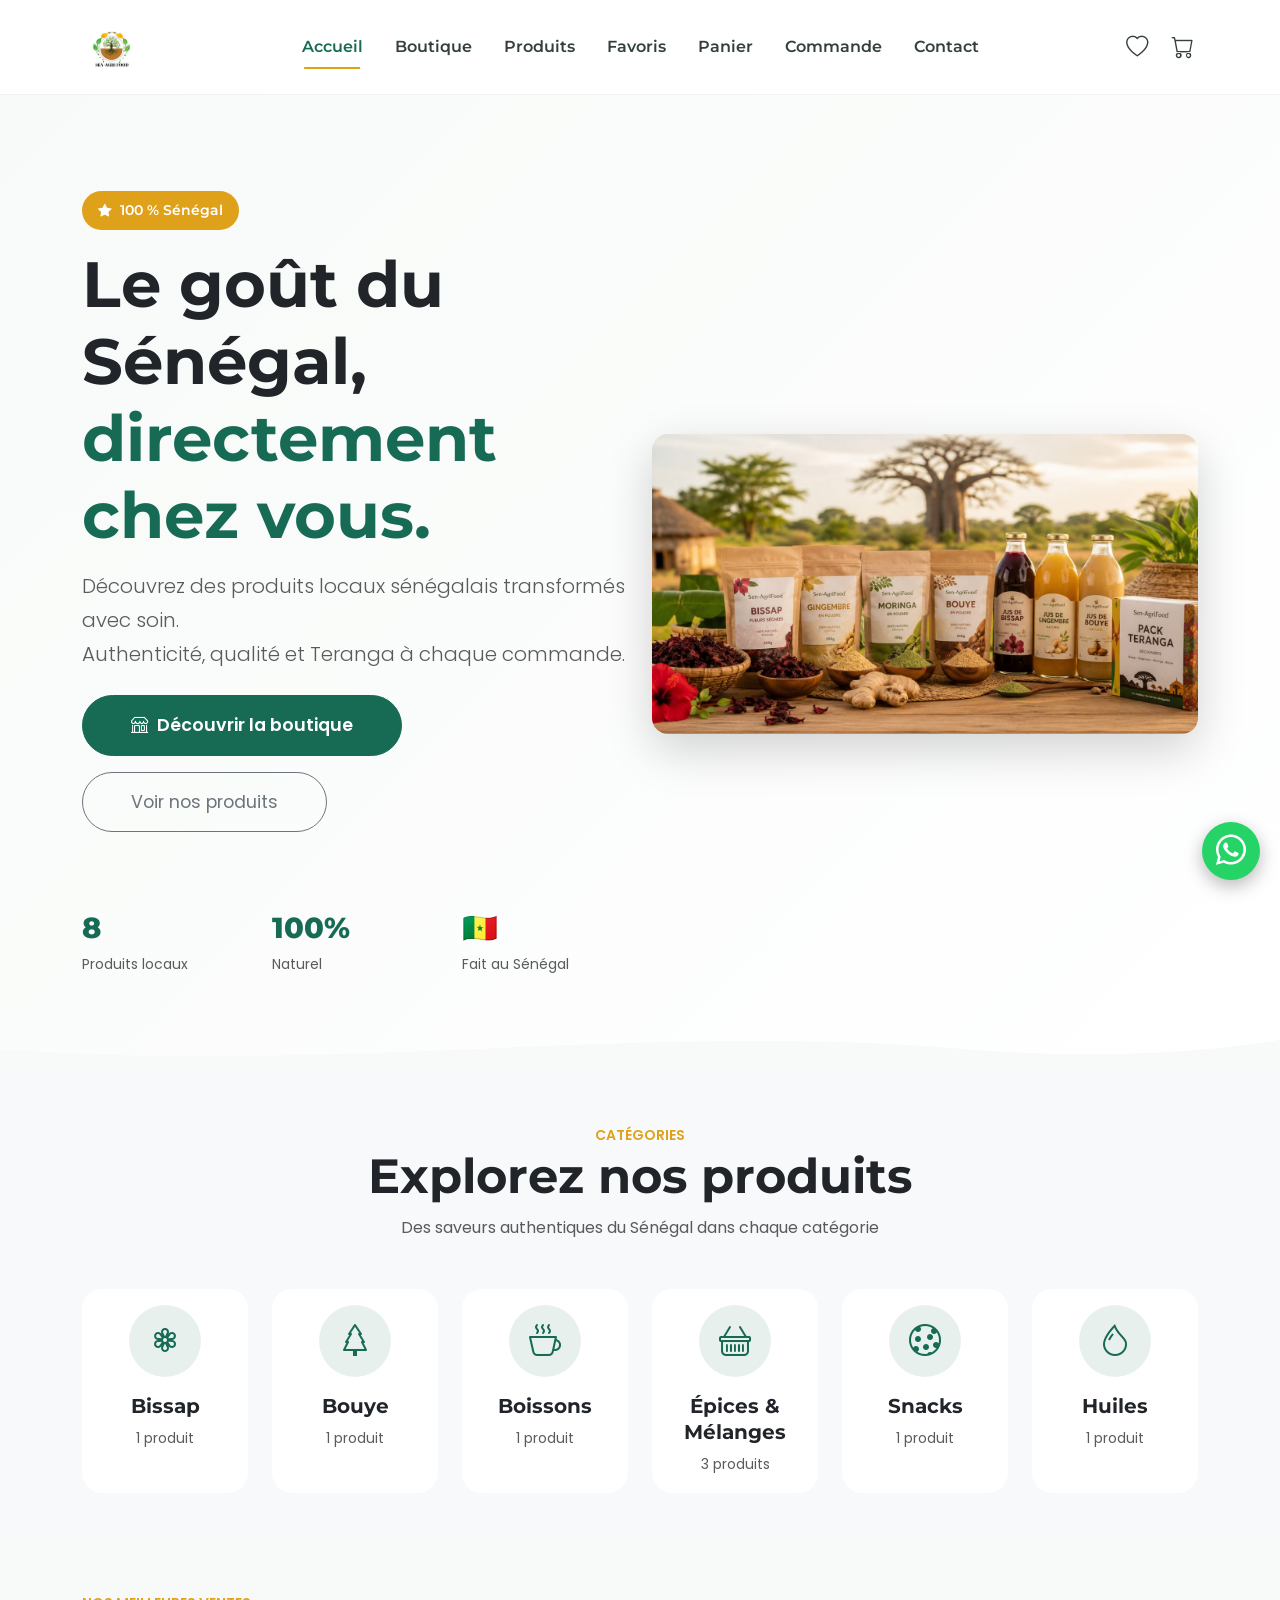
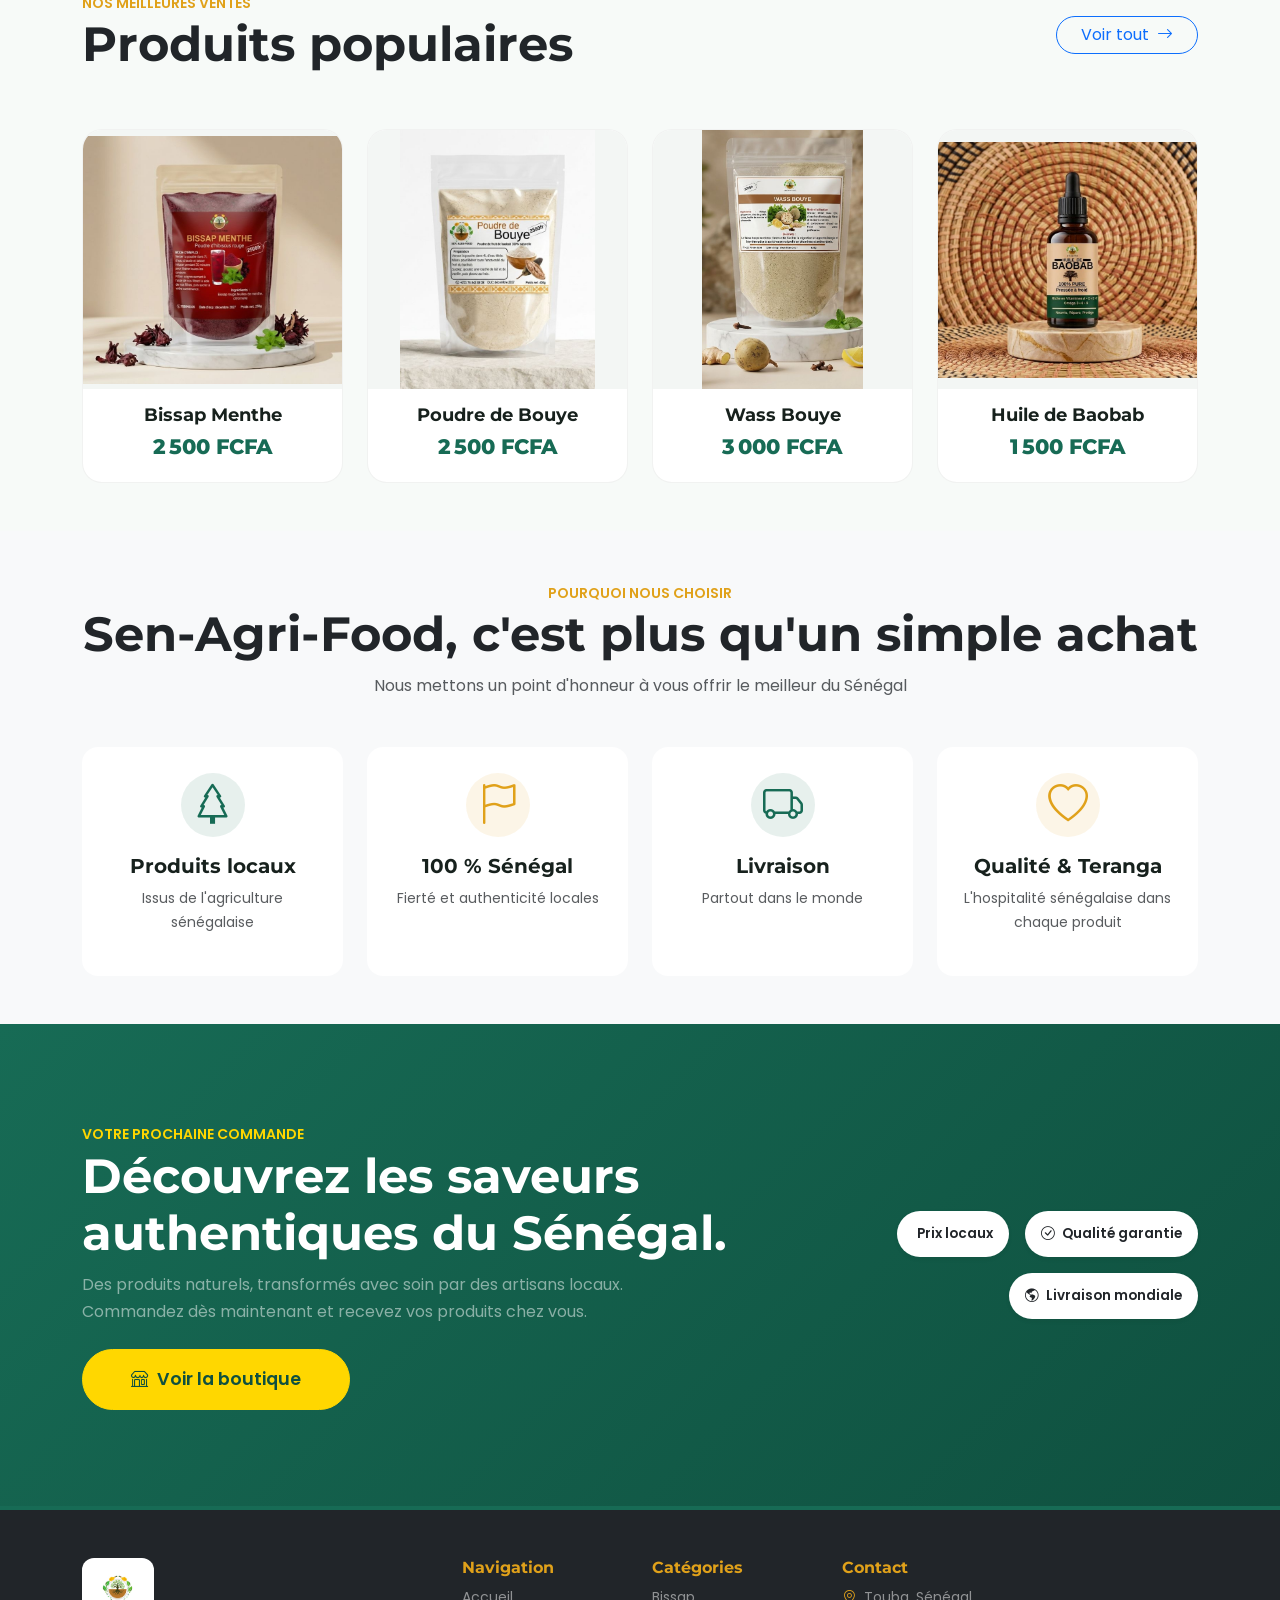
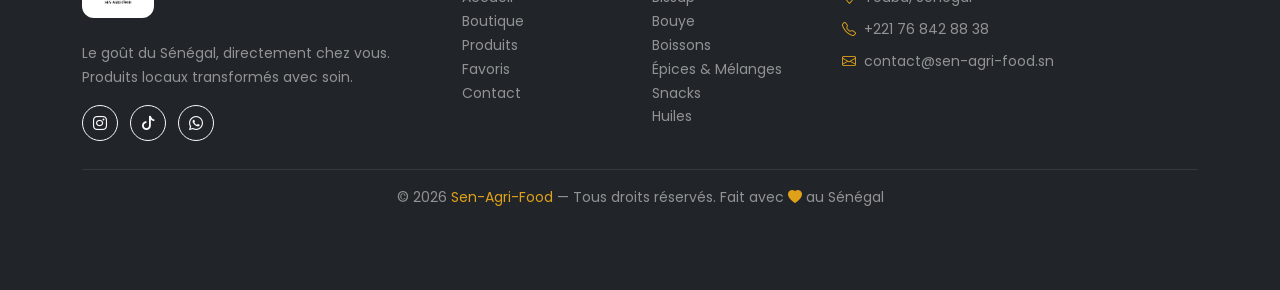
<file: index.html>
<!DOCTYPE html>
<html lang="fr">
<head>
    <meta charset="UTF-8">
    <meta name="viewport" content="width=device-width, initial-scale=1.0">
    <title>Sen-Agri-Food — Le goût du Sénégal, directement chez vous</title>
    <meta name="description" content="Sen-Agri-Food : boutique en ligne de produits locaux sénégalais transformés. Bissap, bouye, boissons, mélanges et huile de baobab. Qualité et authenticité.">
    <meta name="theme-color" content="#176B55">
    <link rel="icon" href="images/logo.jpeg">
    <link rel="preconnect" href="https://fonts.googleapis.com">
    <link rel="preconnect" href="https://fonts.gstatic.com" crossorigin>
    <link href="https://fonts.googleapis.com/css2?family=Montserrat:wght@400;500;600;700;800&family=Poppins:wght@300;400;500;600&display=swap" rel="stylesheet">
    <link href="https://cdn.jsdelivr.net/npm/bootstrap@5.3.3/dist/css/bootstrap.min.css" rel="stylesheet">
    <link rel="stylesheet" href="https://cdn.jsdelivr.net/npm/bootstrap-icons@1.11.3/font/bootstrap-icons.min.css">
    <link rel="stylesheet" href="css/style.css">
</head>
<body data-page="index">
    <!-- ===== NAVIGATION ===== -->
    <nav class="navbar navbar-expand-lg sticky-top" id="mainNav">
        <div class="container">
            <a class="navbar-brand" href="index.html" aria-label="Sen-Agri-Food — Accueil">
                <img src="images/logo.jpeg" alt="Sen-Agri-Food" class="brand-logo" width="56" height="56">
            </a>
            <button class="navbar-toggler border-0" type="button" data-bs-toggle="collapse" data-bs-target="#navbarContent" aria-controls="navbarContent" aria-expanded="false" aria-label="Ouvrir le menu">
                <span class="navbar-toggler-icon"></span>
            </button>
            <div class="collapse navbar-collapse" id="navbarContent">
                <ul class="navbar-nav mx-auto mb-2 mb-lg-0">
                    <li class="nav-item"><a class="nav-link" data-page="index" href="index.html">Accueil</a></li>
                    <li class="nav-item"><a class="nav-link" data-page="boutique" href="boutique.html">Boutique</a></li>
                    <li class="nav-item"><a class="nav-link" data-page="produits" href="produits.html">Produits</a></li>
                    <li class="nav-item"><a class="nav-link" data-page="favoris" href="favoris.html">Favoris</a></li>
                    <li class="nav-item"><a class="nav-link" data-page="panier" href="panier.html">Panier</a></li>
                    <li class="nav-item"><a class="nav-link" data-page="commande" href="commande.html">Commande</a></li>
                    <li class="nav-item"><a class="nav-link" data-page="contact" href="contact.html">Contact</a></li>
                </ul>
                <div class="d-flex align-items-center gap-3">
                    <a href="favoris.html" class="nav-icon position-relative" aria-label="Mes favoris">
                        <i class="bi bi-heart"></i>
                        <span class="badge-icon" id="favoritesCount">0</span>
                    </a>
                    <a href="panier.html" class="nav-icon position-relative" aria-label="Mon panier">
                        <i class="bi bi-cart"></i>
                        <span class="badge-icon" id="cartCount">0</span>
                    </a>
                </div>
            </div>
        </div>
    </nav>

    <!-- ===== HERO ===== -->
    <section class="hero-section py-5 position-relative overflow-hidden bg-light">
        <div class="container py-5">
            <div class="row align-items-center">
                <div class="col-lg-6">
                    <span class="badge-hero bg-accent text-white px-3 py-2 rounded-pill mb-3 d-inline-block">
                        <i class="bi bi-star-fill me-1"></i> 100 % Sénégal
                    </span>
                    <h1 class="display-3 fw-bold text-dark mb-3">
                        Le goût du Sénégal,<br>
                        <span class="text-primary">directement chez vous.</span>
                    </h1>
                    <p class="lead text-muted mb-4">
                        Découvrez des produits locaux sénégalais transformés avec soin.<br>
                        Authenticité, qualité et Teranga à chaque commande.
                    </p>
                    <div class="d-flex flex-wrap gap-3">
                        <a href="boutique.html" class="btn btn-primary btn-lg px-5 py-3 rounded-pill">
                            <i class="bi bi-shop me-2"></i>Découvrir la boutique
                        </a>
                        <a href="boutique.html#products" class="btn btn-outline-secondary btn-lg px-5 py-3 rounded-pill">
                            Voir nos produits
                        </a>
                    </div>
                    <div class="row mt-5 g-4">
                        <div class="col-4">
                            <div class="stat-item">
                                <span class="stat-number text-primary" data-product-total>8</span>
                                <span class="stat-label d-block text-muted small">Produits locaux</span>
                            </div>
                        </div>
                        <div class="col-4">
                            <div class="stat-item">
                                <span class="stat-number text-primary">100%</span>
                                <span class="stat-label d-block text-muted small">Naturel</span>
                            </div>
                        </div>
                        <div class="col-4">
                            <div class="stat-item">
                                <span class="stat-number text-primary">🇸🇳</span>
                                <span class="stat-label d-block text-muted small">Fait au Sénégal</span>
                            </div>
                        </div>
                    </div>
                </div>
                <div class="col-lg-6 text-center">
                    <div class="position-relative">
                        <img src="images/hero.jpg" alt="Produits Sen-Agri-Food devant un baobab" class="img-fluid rounded-4 shadow-lg hero-image" width="1400" height="768" fetchpriority="high">
                    </div>
                </div>
            </div>
        </div>
        <div class="hero-wave">
            <svg viewBox="0 0 1440 60" xmlns="http://www.w3.org/2000/svg">
                <path d="M0,30 C360,60 720,0 1080,30 C1260,45 1380,30 1440,20 L1440,60 L0,60Z" fill="#F7FAF8"/>
            </svg>
        </div>
    </section>

    <!-- ===== CATÉGORIES ===== -->
    <section class="categories-section py-5 bg-light" id="categories">
        <div class="container">
            <div class="text-center mb-5">
                <span class="text-accent fw-semibold small text-uppercase">Catégories</span>
                <h2 class="display-5 fw-bold text-dark">Explorez nos produits</h2>
                <p class="text-muted">Des saveurs authentiques du Sénégal dans chaque catégorie</p>
            </div>
            <div class="row g-4 justify-content-center">
                <div class="col-6 col-md-4 col-lg-2 category-card">
                    <a href="boutique.html?categorie=bissap" class="text-decoration-none">
                        <div class="card border-0 shadow-hover text-center h-100 p-3">
                            <div class="category-icon bg-primary bg-opacity-10 rounded-circle mx-auto mb-3"><i class="bi bi-flower3 text-primary"></i></div>
                            <h5 class="fw-bold text-dark">Bissap</h5>
                            <span class="small text-muted" data-category-count="bissap"></span>
                        </div>
                    </a>
                </div>
                <div class="col-6 col-md-4 col-lg-2 category-card">
                    <a href="boutique.html?categorie=bouye" class="text-decoration-none">
                        <div class="card border-0 shadow-hover text-center h-100 p-3">
                            <div class="category-icon bg-primary bg-opacity-10 rounded-circle mx-auto mb-3"><i class="bi bi-tree text-primary"></i></div>
                            <h5 class="fw-bold text-dark">Bouye</h5>
                            <span class="small text-muted" data-category-count="bouye"></span>
                        </div>
                    </a>
                </div>
                <div class="col-6 col-md-4 col-lg-2 category-card">
                    <a href="boutique.html?categorie=boissons" class="text-decoration-none">
                        <div class="card border-0 shadow-hover text-center h-100 p-3">
                            <div class="category-icon bg-primary bg-opacity-10 rounded-circle mx-auto mb-3"><i class="bi bi-cup-hot text-primary"></i></div>
                            <h5 class="fw-bold text-dark">Boissons</h5>
                            <span class="small text-muted" data-category-count="boissons"></span>
                        </div>
                    </a>
                </div>
                <div class="col-6 col-md-4 col-lg-2 category-card">
                    <a href="boutique.html?categorie=epices" class="text-decoration-none">
                        <div class="card border-0 shadow-hover text-center h-100 p-3">
                            <div class="category-icon bg-primary bg-opacity-10 rounded-circle mx-auto mb-3"><i class="bi bi-basket text-primary"></i></div>
                            <h5 class="fw-bold text-dark">Épices &amp; Mélanges</h5>
                            <span class="small text-muted" data-category-count="epices"></span>
                        </div>
                    </a>
                </div>
                <div class="col-6 col-md-4 col-lg-2 category-card">
                    <a href="boutique.html?categorie=snacks" class="text-decoration-none">
                        <div class="card border-0 shadow-hover text-center h-100 p-3">
                            <div class="category-icon bg-primary bg-opacity-10 rounded-circle mx-auto mb-3"><i class="bi bi-cookie text-primary"></i></div>
                            <h5 class="fw-bold text-dark">Snacks</h5>
                            <span class="small text-muted" data-category-count="snacks"></span>
                        </div>
                    </a>
                </div>
                <div class="col-6 col-md-4 col-lg-2 category-card">
                    <a href="boutique.html?categorie=huiles" class="text-decoration-none">
                        <div class="card border-0 shadow-hover text-center h-100 p-3">
                            <div class="category-icon bg-primary bg-opacity-10 rounded-circle mx-auto mb-3"><i class="bi bi-droplet text-primary"></i></div>
                            <h5 class="fw-bold text-dark">Huiles</h5>
                            <span class="small text-muted" data-category-count="huiles"></span>
                        </div>
                    </a>
                </div>
            </div>
        </div>
    </section>

    <!-- ===== PRODUITS POPULAIRES ===== -->
    <section class="products-section py-5" id="popular-products">
        <div class="container">
            <div class="d-flex justify-content-between align-items-center mb-5">
                <div>
                    <span class="text-accent fw-semibold small text-uppercase">Nos meilleures ventes</span>
                    <h2 class="display-5 fw-bold text-dark">Produits populaires</h2>
                </div>
                <a href="boutique.html" class="btn btn-outline-primary rounded-pill px-4">
                    Voir tout <i class="bi bi-arrow-right ms-1"></i>
                </a>
            </div>
            <div class="row g-4" id="featuredProducts">
                <div class="col-12 text-center py-5">
                    <div class="spinner-border text-primary" role="status">
                        <span class="visually-hidden">Chargement...</span>
                    </div>
                </div>
            </div>
        </div>
    </section>

    <!-- ===== AVANTAGES ===== -->
    <section class="advantages-section py-5 bg-light">
        <div class="container">
            <div class="text-center mb-5">
                <span class="text-accent fw-semibold small text-uppercase">Pourquoi nous choisir</span>
                <h2 class="display-5 fw-bold text-dark">Sen-Agri-Food, c'est plus qu'un simple achat</h2>
                <p class="text-muted">Nous mettons un point d'honneur à vous offrir le meilleur du Sénégal</p>
            </div>
            <div class="row g-4">
                <div class="col-6 col-md-3">
                    <div class="advantage-card text-center p-4 bg-white rounded-4 shadow-hover h-100">
                        <div class="advantage-icon bg-primary bg-opacity-10 rounded-circle mx-auto mb-3">
                            <i class="bi bi-tree text-primary fs-1"></i>
                        </div>
                        <h5 class="fw-bold">Produits locaux</h5>
                        <p class="small text-muted">Issus de l'agriculture sénégalaise</p>
                    </div>
                </div>
                <div class="col-6 col-md-3">
                    <div class="advantage-card text-center p-4 bg-white rounded-4 shadow-hover h-100">
                        <div class="advantage-icon bg-accent bg-opacity-10 rounded-circle mx-auto mb-3">
                            <i class="bi bi-flag text-accent fs-1"></i>
                        </div>
                        <h5 class="fw-bold">100 % Sénégal</h5>
                        <p class="small text-muted">Fierté et authenticité locales</p>
                    </div>
                </div>
                <div class="col-6 col-md-3">
                    <div class="advantage-card text-center p-4 bg-white rounded-4 shadow-hover h-100">
                        <div class="advantage-icon bg-primary bg-opacity-10 rounded-circle mx-auto mb-3">
                            <i class="bi bi-truck text-primary fs-1"></i>
                        </div>
                        <h5 class="fw-bold">Livraison</h5>
                        <p class="small text-muted">Partout dans le monde</p>
                    </div>
                </div>
                <div class="col-6 col-md-3">
                    <div class="advantage-card text-center p-4 bg-white rounded-4 shadow-hover h-100">
                        <div class="advantage-icon bg-accent bg-opacity-10 rounded-circle mx-auto mb-3">
                            <i class="bi bi-heart text-accent fs-1"></i>
                        </div>
                        <h5 class="fw-bold">Qualité & Teranga</h5>
                        <p class="small text-muted">L'hospitalité sénégalaise dans chaque produit</p>
                    </div>
                </div>
            </div>
        </div>
    </section>

    <!-- ===== CTA ===== -->
    <section class="cta-section py-5" style="background: linear-gradient(135deg, #176B55 0%, #0F503F 100%);">
        <div class="container py-5">
            <div class="row align-items-center text-center text-lg-start">
                <div class="col-lg-8">
                    <span class="text-accent fw-semibold small text-uppercase" style="color: #FFD700 !important;">Votre prochaine commande</span>
                    <h2 class="display-5 fw-bold text-white">
                        Découvrez les saveurs <br>authentiques du Sénégal.
                    </h2>
                    <p class="text-white-50 mb-4">
                        Des produits naturels, transformés avec soin par des artisans locaux.<br>
                        Commandez dès maintenant et recevez vos produits chez vous.
                    </p>
                    <a href="boutique.html" class="btn btn-accent btn-lg px-5 py-3 rounded-pill" style="background: #FFD700; border-color: #FFD700; color: #0F503F;">
                        <i class="bi bi-shop me-2"></i>Voir la boutique
                    </a>
                </div>
                <div class="col-lg-4 text-center text-lg-end">
                    <div class="cta-badges d-flex flex-wrap justify-content-center justify-content-lg-end gap-3">
                        <span class="badge bg-white text-dark p-3 rounded-pill">
                            <i class="bi bi-currency-franc me-1"></i> Prix locaux
                        </span>
                        <span class="badge bg-white text-dark p-3 rounded-pill">
                            <i class="bi bi-check-circle me-1"></i> Qualité garantie
                        </span>
                        <span class="badge bg-white text-dark p-3 rounded-pill">
                            <i class="bi bi-globe-americas me-1"></i> Livraison mondiale
                        </span>
                    </div>
                </div>
            </div>
        </div>
    </section>

    

    <!-- ===== FOOTER ===== -->
    <footer class="footer bg-dark text-white pt-5 pb-3">
        <div class="container">
            <div class="row g-4">
                <div class="col-lg-4">
                    <a href="index.html" class="footer-logo" aria-label="Sen-Agri-Food — Accueil"><img src="images/logo.jpeg" alt="Sen-Agri-Food" class="brand-logo" width="48" height="48" loading="lazy"></a>
                    <p class="text-white-50 small mt-3">Le goût du Sénégal, directement chez vous.<br>Produits locaux transformés avec soin.</p>
                    <div class="social-links mt-3">
                        <a href="https://www.instagram.com/sen_agri_food_officiel/" target="_blank" rel="noopener" class="btn btn-outline-light btn-sm rounded-circle me-2" aria-label="Instagram Sen-Agri-Food"><i class="bi bi-instagram"></i></a>
                        <a href="https://www.tiktok.com/@senagrifood" target="_blank" rel="noopener" class="btn btn-outline-light btn-sm rounded-circle me-2" aria-label="TikTok Sen-Agri-Food"><i class="bi bi-tiktok"></i></a>
                        <a href="https://wa.me/221768428838" target="_blank" rel="noopener" class="btn btn-outline-light btn-sm rounded-circle" aria-label="WhatsApp Sen-Agri-Food"><i class="bi bi-whatsapp"></i></a>
                    </div>
                </div>
                <div class="col-6 col-lg-2">
                    <h6 class="fw-bold text-accent">Navigation</h6>
                    <ul class="list-unstyled small">
                        <li><a href="index.html" class="text-white-50 text-decoration-none">Accueil</a></li>
                        <li><a href="boutique.html" class="text-white-50 text-decoration-none">Boutique</a></li>
                        <li><a href="produits.html" class="text-white-50 text-decoration-none">Produits</a></li>
                        <li><a href="favoris.html" class="text-white-50 text-decoration-none">Favoris</a></li>
                        <li><a href="contact.html" class="text-white-50 text-decoration-none">Contact</a></li>
                    </ul>
                </div>
                <div class="col-6 col-lg-2">
                    <h6 class="fw-bold text-accent">Catégories</h6>
                    <ul class="list-unstyled small">
                        <li><a href="boutique.html?categorie=bissap" class="text-white-50 text-decoration-none">Bissap</a></li>
                        <li><a href="boutique.html?categorie=bouye" class="text-white-50 text-decoration-none">Bouye</a></li>
                        <li><a href="boutique.html?categorie=boissons" class="text-white-50 text-decoration-none">Boissons</a></li>
                        <li><a href="boutique.html?categorie=epices" class="text-white-50 text-decoration-none">Épices &amp; Mélanges</a></li>
                        <li><a href="boutique.html?categorie=snacks" class="text-white-50 text-decoration-none">Snacks</a></li>
                        <li><a href="boutique.html?categorie=huiles" class="text-white-50 text-decoration-none">Huiles</a></li>
                    </ul>
                </div>
                <div class="col-lg-4">
                    <h6 class="fw-bold text-accent">Contact</h6>
                    <ul class="list-unstyled small">
                        <li class="mb-2"><i class="bi bi-geo-alt text-accent me-2"></i><span class="text-white-50">Touba, Sénégal</span></li>
                        <li class="mb-2"><i class="bi bi-telephone text-accent me-2"></i><span class="text-white-50"><a href="tel:+221768428838" class="text-white-50 text-decoration-none">+221 76 842 88 38</a></span></li>
                        <li class="mb-2"><i class="bi bi-envelope text-accent me-2"></i><span class="text-white-50">contact@sen-agri-food.sn</span></li>
                    </ul>
                </div>
            </div>
            <hr class="border-secondary mt-4">
            <div class="text-center small text-white-50">
                &copy; <span class="current-year">2026</span> <span class="text-accent">Sen-Agri-Food</span> — Tous droits réservés.
                <br class="d-md-none">Fait avec <i class="bi bi-heart-fill text-accent"></i> au Sénégal
            </div>
        </div>
    </footer>

    <script src="https://cdn.jsdelivr.net/npm/bootstrap@5.3.3/dist/js/bootstrap.bundle.min.js"></script>
    <script src="data/products.js"></script>
    <script src="js/app.js"></script>
    <script src="js/products.js"></script>
</body>
</html>
</file>
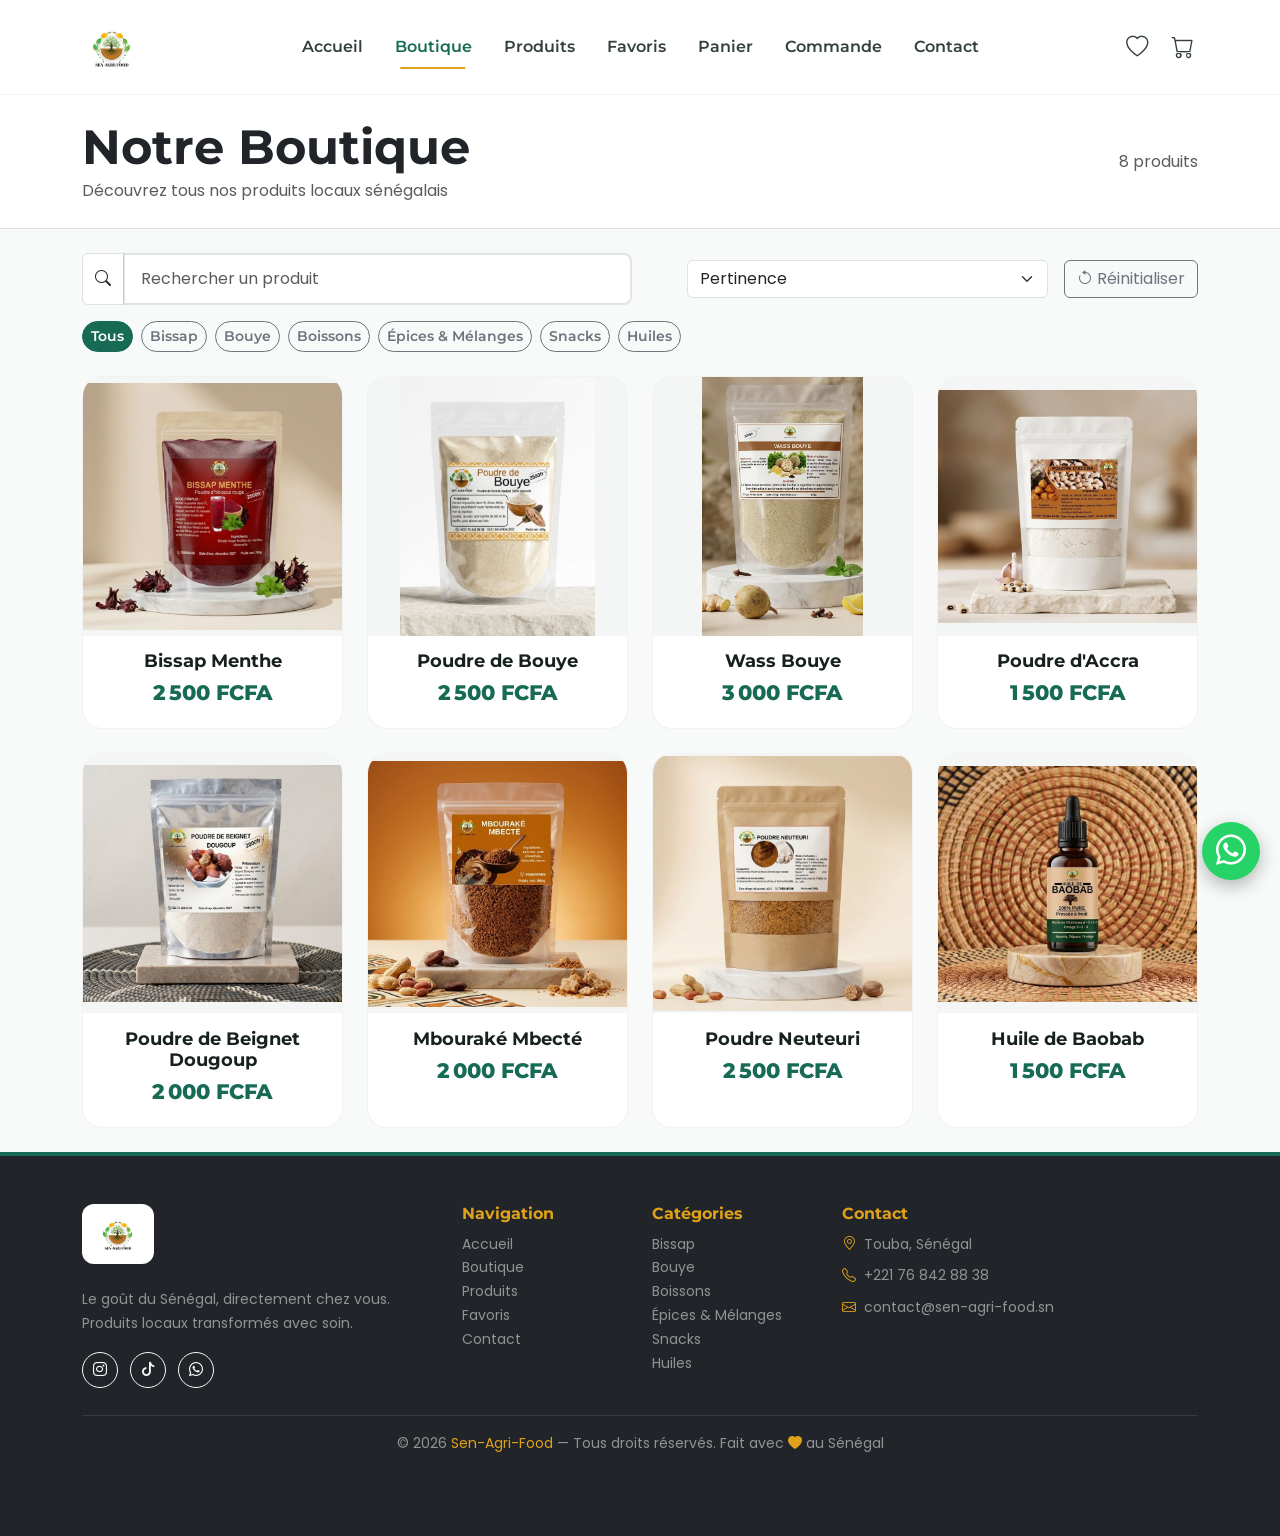
<file: boutique.html>
<!DOCTYPE html>
<html lang="fr">
<head>
    <meta charset="UTF-8">
    <meta name="viewport" content="width=device-width, initial-scale=1.0">
    <title>Sen-Agri-Food — Boutique</title>
    <meta name="description" content="Toute la boutique Sen-Agri-Food : bissap, bouye, mélanges, snacks et huile de baobab. Recherche, filtres et tri.">
    <meta name="theme-color" content="#176B55">
    <link rel="icon" href="images/logo.jpeg">
    <link rel="preconnect" href="https://fonts.googleapis.com">
    <link rel="preconnect" href="https://fonts.gstatic.com" crossorigin>
    <link href="https://fonts.googleapis.com/css2?family=Montserrat:wght@400;500;600;700;800&family=Poppins:wght@300;400;500;600&display=swap" rel="stylesheet">
    <link href="https://cdn.jsdelivr.net/npm/bootstrap@5.3.3/dist/css/bootstrap.min.css" rel="stylesheet">
    <link rel="stylesheet" href="https://cdn.jsdelivr.net/npm/bootstrap-icons@1.11.3/font/bootstrap-icons.min.css">
    <link rel="stylesheet" href="css/style.css">
</head>
<body data-page="boutique">
    <!-- ===== NAVIGATION ===== -->
    <nav class="navbar navbar-expand-lg sticky-top" id="mainNav">
        <div class="container">
            <a class="navbar-brand" href="index.html" aria-label="Sen-Agri-Food — Accueil">
                <img src="images/logo.jpeg" alt="Sen-Agri-Food" class="brand-logo" width="56" height="56">
            </a>
            <button class="navbar-toggler border-0" type="button" data-bs-toggle="collapse" data-bs-target="#navbarContent" aria-controls="navbarContent" aria-expanded="false" aria-label="Ouvrir le menu">
                <span class="navbar-toggler-icon"></span>
            </button>
            <div class="collapse navbar-collapse" id="navbarContent">
                <ul class="navbar-nav mx-auto mb-2 mb-lg-0">
                    <li class="nav-item"><a class="nav-link" data-page="index" href="index.html">Accueil</a></li>
                    <li class="nav-item"><a class="nav-link" data-page="boutique" href="boutique.html">Boutique</a></li>
                    <li class="nav-item"><a class="nav-link" data-page="produits" href="produits.html">Produits</a></li>
                    <li class="nav-item"><a class="nav-link" data-page="favoris" href="favoris.html">Favoris</a></li>
                    <li class="nav-item"><a class="nav-link" data-page="panier" href="panier.html">Panier</a></li>
                    <li class="nav-item"><a class="nav-link" data-page="commande" href="commande.html">Commande</a></li>
                    <li class="nav-item"><a class="nav-link" data-page="contact" href="contact.html">Contact</a></li>
                </ul>
                <div class="d-flex align-items-center gap-3">
                    <a href="favoris.html" class="nav-icon position-relative" aria-label="Mes favoris">
                        <i class="bi bi-heart"></i>
                        <span class="badge-icon" id="favoritesCount">0</span>
                    </a>
                    <a href="panier.html" class="nav-icon position-relative" aria-label="Mon panier">
                        <i class="bi bi-cart"></i>
                        <span class="badge-icon" id="cartCount">0</span>
                    </a>
                </div>
            </div>
        </div>
    </nav>

    <!-- ===== EN-TÊTE ===== -->
    <section class="page-header py-4 border-bottom">
        <div class="container">
            <div class="row align-items-center">
                <div class="col-md-6">
                    <h1 class="display-5 fw-bold text-dark mb-0">Notre Boutique</h1>
                    <p class="text-muted mb-0">Découvrez tous nos produits locaux sénégalais</p>
                </div>
                <div class="col-md-6 text-md-end">
                    <span class="text-muted" id="productCount" aria-live="polite"></span>
                </div>
            </div>
        </div>
    </section>

    <!-- ===== PRODUITS ===== -->
    <section class="products-section py-4" id="products">
        <div class="container">
            <div class="row g-3 align-items-center mb-3">
                <div class="col-md-6">
                    <label class="visually-hidden" for="searchInput">Rechercher un produit</label>
                    <div class="input-group">
                        <span class="input-group-text bg-white"><i class="bi bi-search"></i></span>
                        <input type="search" class="form-control" id="searchInput" placeholder="Rechercher un produit" autocomplete="off">
                    </div>
                </div>
                <div class="col-8 col-md-4 ms-md-auto">
                    <label class="visually-hidden" for="sortSelect">Trier les produits</label>
                    <select class="form-select" id="sortSelect">
                        <option value="relevance">Pertinence</option>
                        <option value="price-asc">Prix croissant</option>
                        <option value="price-desc">Prix décroissant</option>
                        <option value="name">Nom (A → Z)</option>
                        <option value="newest">Nouveautés</option>
                    </select>
                </div>
                <div class="col-4 col-md-auto">
                    <button type="button" class="btn btn-outline-secondary w-100" id="resetFilters"><i class="bi bi-arrow-counterclockwise me-1"></i>Réinitialiser</button>
                </div>
            </div>
            <div class="d-flex flex-wrap gap-2 mb-4" role="group" aria-label="Filtrer par catégorie">
                <button type="button" class="btn btn-outline-secondary btn-sm rounded-pill filter-btn active" data-category="all" aria-pressed="true">Tous</button>
                <button type="button" class="btn btn-outline-secondary btn-sm rounded-pill filter-btn" data-category="bissap" aria-pressed="false">Bissap</button>
                <button type="button" class="btn btn-outline-secondary btn-sm rounded-pill filter-btn" data-category="bouye" aria-pressed="false">Bouye</button>
                <button type="button" class="btn btn-outline-secondary btn-sm rounded-pill filter-btn" data-category="boissons" aria-pressed="false">Boissons</button>
                <button type="button" class="btn btn-outline-secondary btn-sm rounded-pill filter-btn" data-category="epices" aria-pressed="false">Épices &amp; Mélanges</button>
                <button type="button" class="btn btn-outline-secondary btn-sm rounded-pill filter-btn" data-category="snacks" aria-pressed="false">Snacks</button>
                <button type="button" class="btn btn-outline-secondary btn-sm rounded-pill filter-btn" data-category="huiles" aria-pressed="false">Huiles</button>
            </div>

            <div class="text-center py-5" id="productsLoader">
                <div class="spinner-border text-primary" role="status"><span class="visually-hidden">Chargement...</span></div>
            </div>
            <div class="row g-4" id="productsGrid"></div>
            <div class="empty-state" id="emptyState" style="display: none;">
                <div class="empty-icon"><i class="bi bi-search"></i></div>
                <h4>Aucun produit trouvé</h4>
                <p class="text-muted">Essayez un autre mot-clé ou une autre catégorie.</p>
            </div>
        </div>
    </section>

    <!-- ===== FOOTER ===== -->
    <footer class="footer bg-dark text-white pt-5 pb-3">
        <div class="container">
            <div class="row g-4">
                <div class="col-lg-4">
                    <a href="index.html" class="footer-logo" aria-label="Sen-Agri-Food — Accueil"><img src="images/logo.jpeg" alt="Sen-Agri-Food" class="brand-logo" width="48" height="48" loading="lazy"></a>
                    <p class="text-white-50 small mt-3">Le goût du Sénégal, directement chez vous.<br>Produits locaux transformés avec soin.</p>
                    <div class="social-links mt-3">
                        <a href="https://www.instagram.com/sen_agri_food_officiel/" target="_blank" rel="noopener" class="btn btn-outline-light btn-sm rounded-circle me-2" aria-label="Instagram Sen-Agri-Food"><i class="bi bi-instagram"></i></a>
                        <a href="https://www.tiktok.com/@senagrifood" target="_blank" rel="noopener" class="btn btn-outline-light btn-sm rounded-circle me-2" aria-label="TikTok Sen-Agri-Food"><i class="bi bi-tiktok"></i></a>
                        <a href="https://wa.me/221768428838" target="_blank" rel="noopener" class="btn btn-outline-light btn-sm rounded-circle" aria-label="WhatsApp Sen-Agri-Food"><i class="bi bi-whatsapp"></i></a>
                    </div>
                </div>
                <div class="col-6 col-lg-2">
                    <h6 class="fw-bold text-accent">Navigation</h6>
                    <ul class="list-unstyled small">
                        <li><a href="index.html" class="text-white-50 text-decoration-none">Accueil</a></li>
                        <li><a href="boutique.html" class="text-white-50 text-decoration-none">Boutique</a></li>
                        <li><a href="produits.html" class="text-white-50 text-decoration-none">Produits</a></li>
                        <li><a href="favoris.html" class="text-white-50 text-decoration-none">Favoris</a></li>
                        <li><a href="contact.html" class="text-white-50 text-decoration-none">Contact</a></li>
                    </ul>
                </div>
                <div class="col-6 col-lg-2">
                    <h6 class="fw-bold text-accent">Catégories</h6>
                    <ul class="list-unstyled small">
                        <li><a href="boutique.html?categorie=bissap" class="text-white-50 text-decoration-none">Bissap</a></li>
                        <li><a href="boutique.html?categorie=bouye" class="text-white-50 text-decoration-none">Bouye</a></li>
                        <li><a href="boutique.html?categorie=boissons" class="text-white-50 text-decoration-none">Boissons</a></li>
                        <li><a href="boutique.html?categorie=epices" class="text-white-50 text-decoration-none">Épices &amp; Mélanges</a></li>
                        <li><a href="boutique.html?categorie=snacks" class="text-white-50 text-decoration-none">Snacks</a></li>
                        <li><a href="boutique.html?categorie=huiles" class="text-white-50 text-decoration-none">Huiles</a></li>
                    </ul>
                </div>
                <div class="col-lg-4">
                    <h6 class="fw-bold text-accent">Contact</h6>
                    <ul class="list-unstyled small">
                        <li class="mb-2"><i class="bi bi-geo-alt text-accent me-2"></i><span class="text-white-50">Touba, Sénégal</span></li>
                        <li class="mb-2"><i class="bi bi-telephone text-accent me-2"></i><span class="text-white-50"><a href="tel:+221768428838" class="text-white-50 text-decoration-none">+221 76 842 88 38</a></span></li>
                        <li class="mb-2"><i class="bi bi-envelope text-accent me-2"></i><span class="text-white-50">contact@sen-agri-food.sn</span></li>
                    </ul>
                </div>
            </div>
            <hr class="border-secondary mt-4">
            <div class="text-center small text-white-50">
                &copy; <span class="current-year">2026</span> <span class="text-accent">Sen-Agri-Food</span> — Tous droits réservés.
                <br class="d-md-none">Fait avec <i class="bi bi-heart-fill text-accent"></i> au Sénégal
            </div>
        </div>
    </footer>

    <script src="https://cdn.jsdelivr.net/npm/bootstrap@5.3.3/dist/js/bootstrap.bundle.min.js"></script>
    <script src="data/products.js"></script>
    <script src="js/app.js"></script>
    <script src="js/products.js"></script>
</body>
</html>
</file>
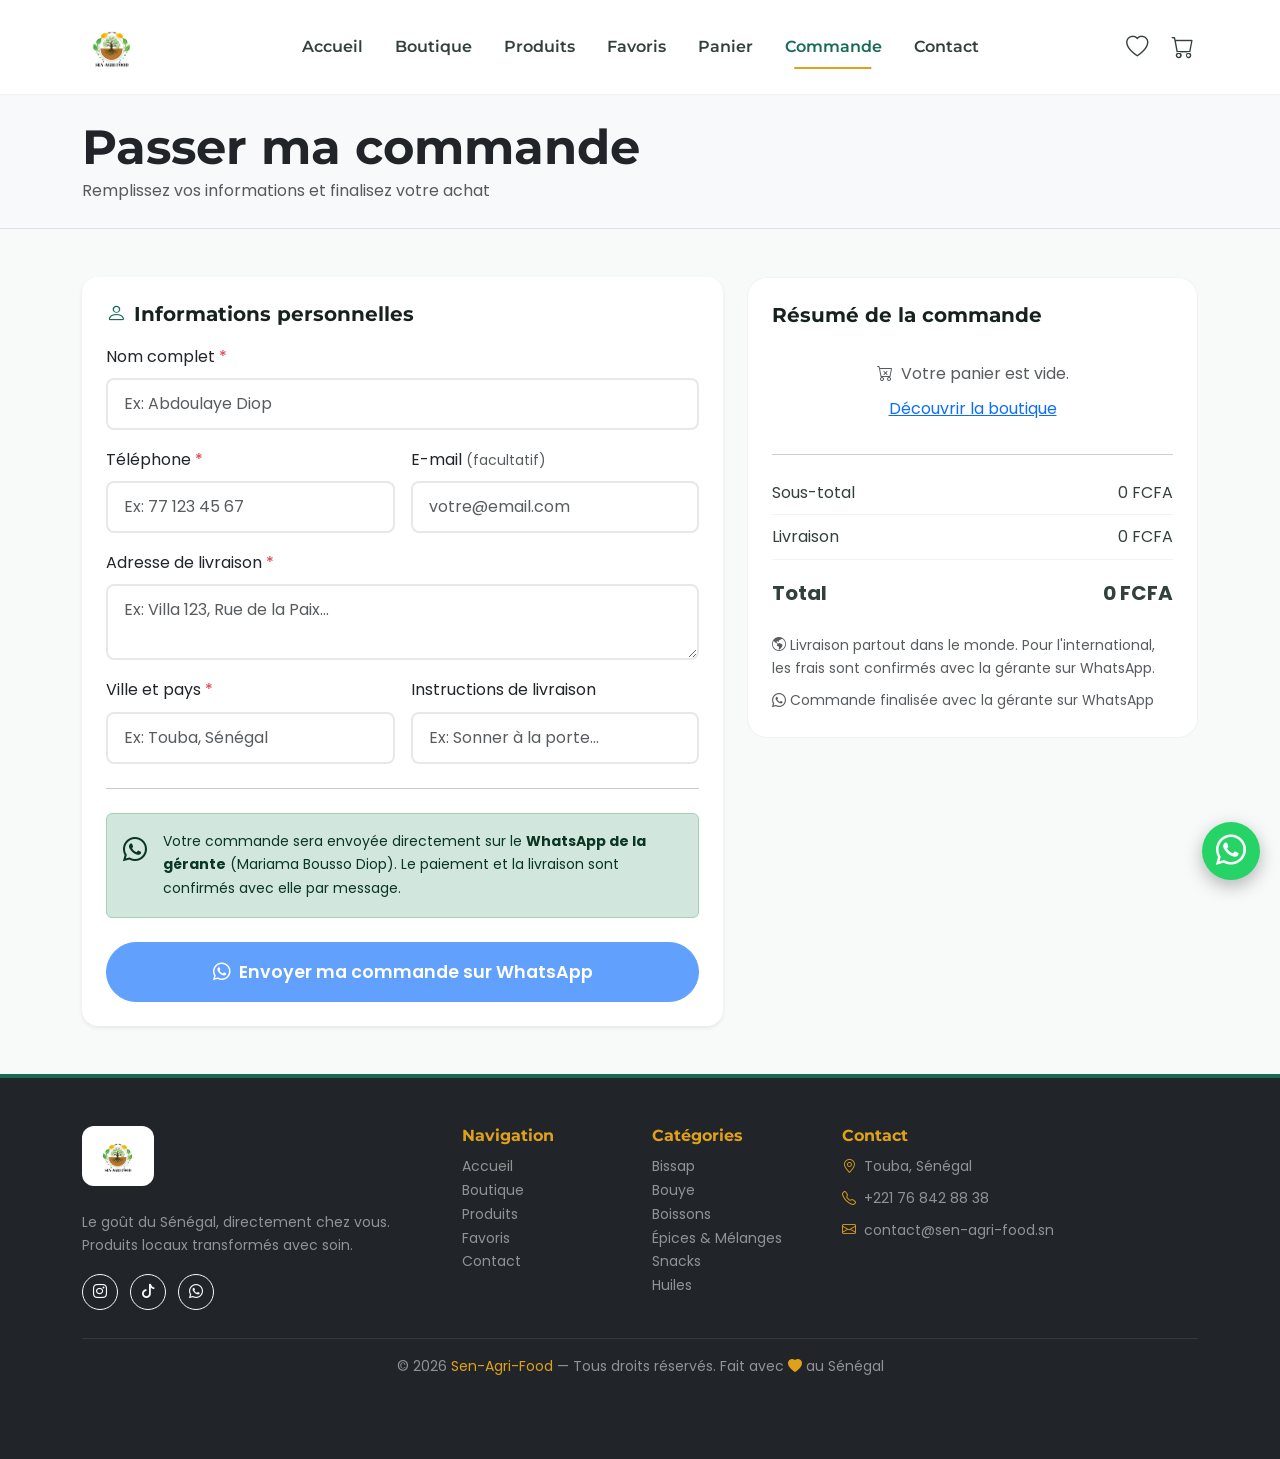
<file: commande.html>
<!DOCTYPE html>
<html lang="fr">
<head>
    <meta charset="UTF-8">
    <meta name="viewport" content="width=device-width, initial-scale=1.0">
    <title>Sen-Agri-Food — Passer ma commande</title>
    <meta name="description" content="Finalisez votre commande Sen-Agri-Food (envoi sur WhatsApp).">
    <meta name="theme-color" content="#176B55">
    <link rel="icon" href="images/logo.jpeg">
    <link rel="preconnect" href="https://fonts.googleapis.com">
    <link rel="preconnect" href="https://fonts.gstatic.com" crossorigin>
    <link href="https://fonts.googleapis.com/css2?family=Montserrat:wght@400;500;600;700;800&family=Poppins:wght@300;400;500;600&display=swap" rel="stylesheet">
    <link href="https://cdn.jsdelivr.net/npm/bootstrap@5.3.3/dist/css/bootstrap.min.css" rel="stylesheet">
    <link rel="stylesheet" href="https://cdn.jsdelivr.net/npm/bootstrap-icons@1.11.3/font/bootstrap-icons.min.css">
    <link rel="stylesheet" href="css/style.css">
</head>
<body data-page="commande">
    <!-- ===== NAVIGATION ===== -->
    <nav class="navbar navbar-expand-lg sticky-top" id="mainNav">
        <div class="container">
            <a class="navbar-brand" href="index.html" aria-label="Sen-Agri-Food — Accueil">
                <img src="images/logo.jpeg" alt="Sen-Agri-Food" class="brand-logo" width="56" height="56">
            </a>
            <button class="navbar-toggler border-0" type="button" data-bs-toggle="collapse" data-bs-target="#navbarContent" aria-controls="navbarContent" aria-expanded="false" aria-label="Ouvrir le menu">
                <span class="navbar-toggler-icon"></span>
            </button>
            <div class="collapse navbar-collapse" id="navbarContent">
                <ul class="navbar-nav mx-auto mb-2 mb-lg-0">
                    <li class="nav-item"><a class="nav-link" data-page="index" href="index.html">Accueil</a></li>
                    <li class="nav-item"><a class="nav-link" data-page="boutique" href="boutique.html">Boutique</a></li>
                    <li class="nav-item"><a class="nav-link" data-page="produits" href="produits.html">Produits</a></li>
                    <li class="nav-item"><a class="nav-link" data-page="favoris" href="favoris.html">Favoris</a></li>
                    <li class="nav-item"><a class="nav-link" data-page="panier" href="panier.html">Panier</a></li>
                    <li class="nav-item"><a class="nav-link" data-page="commande" href="commande.html">Commande</a></li>
                    <li class="nav-item"><a class="nav-link" data-page="contact" href="contact.html">Contact</a></li>
                </ul>
                <div class="d-flex align-items-center gap-3">
                    <a href="favoris.html" class="nav-icon position-relative" aria-label="Mes favoris">
                        <i class="bi bi-heart"></i>
                        <span class="badge-icon" id="favoritesCount">0</span>
                    </a>
                    <a href="panier.html" class="nav-icon position-relative" aria-label="Mon panier">
                        <i class="bi bi-cart"></i>
                        <span class="badge-icon" id="cartCount">0</span>
                    </a>
                </div>
            </div>
        </div>
    </nav>

    <!-- ===== EN-TÊTE ===== -->
    <section class="page-header py-4 bg-light border-bottom">
        <div class="container">
            <h1 class="display-5 fw-bold text-dark mb-0">Passer ma commande</h1>
            <p class="text-muted mb-0">Remplissez vos informations et finalisez votre achat</p>
        </div>
    </section>

    <!-- ===== FORMULAIRE ===== -->
    <section class="checkout-section py-5">
        <div class="container">
            <div class="row g-4">
                <div class="col-lg-7">
                    <div class="card border-0 shadow-sm rounded-4 p-4">
                        <form id="checkoutForm" novalidate>
                            <h5 class="fw-bold mb-3"><i class="bi bi-person text-primary me-2"></i>Informations personnelles</h5>
                            <div class="row g-3">
                                <div class="col-12">
                                    <label for="fullName" class="form-label">Nom complet <span class="text-danger">*</span></label>
                                    <input type="text" class="form-control" id="fullName" placeholder="Ex: Abdoulaye Diop" required minlength="3">
                                    <div class="invalid-feedback">Veuillez entrer votre nom complet</div>
                                </div>
                                <div class="col-md-6">
                                    <label for="phone" class="form-label">Téléphone <span class="text-danger">*</span></label>
                                    <input type="tel" class="form-control" id="phone" placeholder="Ex: 77 123 45 67" required minlength="8">
                                    <div class="invalid-feedback">Veuillez entrer un numéro de téléphone valide</div>
                                </div>
                                <div class="col-md-6">
                                    <label for="email" class="form-label">E-mail <span class="text-muted small">(facultatif)</span></label>
                                    <input type="email" class="form-control" id="email" placeholder="votre@email.com">
                                    <div class="invalid-feedback">Veuillez entrer une adresse e-mail valide</div>
                                </div>
                                <div class="col-12">
                                    <label for="address" class="form-label">Adresse de livraison <span class="text-danger">*</span></label>
                                    <textarea class="form-control" id="address" rows="2" placeholder="Ex: Villa 123, Rue de la Paix..." required minlength="5"></textarea>
                                    <div class="invalid-feedback">Veuillez entrer votre adresse de livraison</div>
                                </div>
                                <div class="col-md-6">
                                    <label for="city" class="form-label">Ville et pays <span class="text-danger">*</span></label>
                                    <input type="text" class="form-control" id="city" placeholder="Ex: Touba, Sénégal" required minlength="2">
                                    <div class="invalid-feedback">Veuillez entrer votre ville</div>
                                </div>
                                <div class="col-md-6">
                                    <label for="deliveryInstructions" class="form-label">Instructions de livraison</label>
                                    <input type="text" class="form-control" id="deliveryInstructions" placeholder="Ex: Sonner à la porte...">
                                </div>
                            </div>
                            <hr class="my-4">
                            <div class="alert alert-success d-flex align-items-start mb-0" role="note">
                                <i class="bi bi-whatsapp fs-4 me-3"></i>
                                <div class="small">Votre commande sera envoyée directement sur le <strong>WhatsApp de la gérante</strong> (Mariama Bousso Diop). Le paiement et la livraison sont confirmés avec elle par message.</div>
                            </div>
                            <button type="submit" class="btn btn-primary btn-lg w-100 mt-4 rounded-pill" id="submitOrder">
                                <i class="bi bi-whatsapp me-2"></i>Envoyer ma commande sur WhatsApp
                            </button>
                        </form>
                    </div>
                </div>
                <div class="col-lg-5">
                    <div class="order-summary sticky-top" style="top: 100px;">
                        <h5 class="fw-bold mb-3">Résumé de la commande</h5>
                        <div id="orderItems">
                            <div class="text-center py-3 text-muted">
                                <i class="bi bi-cart3 me-2"></i>Chargement...
                            </div>
                        </div>
                        <hr>
                        <div class="summary-line">
                            <span>Sous-total</span>
                            <span id="checkoutSubtotal">0 FCFA</span>
                        </div>
                        <div class="summary-line">
                            <span>Livraison</span>
                            <span id="checkoutShipping">0 FCFA</span>
                        </div>
                        <div class="summary-line border-0 fw-bold fs-5 py-3">
                            <span>Total</span>
                            <span id="checkoutTotal">0 FCFA</span>
                        </div>
                        <p class="small text-muted mt-2 mb-0"><i class="bi bi-globe-americas me-1"></i>Livraison partout dans le monde. Pour l'international, les frais sont confirmés avec la gérante sur WhatsApp.</p>
                        <div class="text-muted small mt-2"><i class="bi bi-whatsapp me-1"></i>Commande finalisée avec la gérante sur WhatsApp</div>
                    </div>
                </div>
            </div>
        </div>
    </section>

    <!-- ===== MODALE CONFIRMATION ===== -->
    <div class="modal fade" id="confirmationModal" tabindex="-1" aria-hidden="true">
        <div class="modal-dialog modal-dialog-centered">
            <div class="modal-content rounded-4 border-0">
                <div class="modal-body text-center p-5">
                    <div class="confirmation-icon bg-success bg-opacity-10 rounded-circle mx-auto mb-3">
                        <i class="bi bi-check-circle-fill text-success fs-1"></i>
                    </div>
                    <h3 class="fw-bold">Dernière étape !</h3>
                    <p class="text-muted">Merci <span id="confirmationName"></span>. WhatsApp s'est ouvert avec le récapitulatif de votre commande.<br><strong>Appuyez sur « Envoyer »</strong> dans WhatsApp pour la transmettre à la gérante.</p>
                    <p class="text-muted small"><span id="confirmationNumber"></span></p>
                    <a href="#" id="whatsappLink" target="_blank" rel="noopener" class="btn btn-success rounded-pill px-4"><i class="bi bi-whatsapp me-2"></i>WhatsApp ne s'est pas ouvert ? Cliquez ici</a>
                    <div class="d-flex flex-wrap gap-2 justify-content-center mt-3">
                        <a href="index.html" class="btn btn-outline-secondary rounded-pill"><i class="bi bi-house me-2"></i>Accueil</a>
                        <a href="boutique.html" class="btn btn-primary rounded-pill"><i class="bi bi-shop me-2"></i>Continuer les achats</a>
                    </div>
                </div>
            </div>
        </div>
    </div>

    

    <!-- ===== FOOTER ===== -->
    <footer class="footer bg-dark text-white pt-5 pb-3">
        <div class="container">
            <div class="row g-4">
                <div class="col-lg-4">
                    <a href="index.html" class="footer-logo" aria-label="Sen-Agri-Food — Accueil"><img src="images/logo.jpeg" alt="Sen-Agri-Food" class="brand-logo" width="48" height="48" loading="lazy"></a>
                    <p class="text-white-50 small mt-3">Le goût du Sénégal, directement chez vous.<br>Produits locaux transformés avec soin.</p>
                    <div class="social-links mt-3">
                        <a href="https://www.instagram.com/sen_agri_food_officiel/" target="_blank" rel="noopener" class="btn btn-outline-light btn-sm rounded-circle me-2" aria-label="Instagram Sen-Agri-Food"><i class="bi bi-instagram"></i></a>
                        <a href="https://www.tiktok.com/@senagrifood" target="_blank" rel="noopener" class="btn btn-outline-light btn-sm rounded-circle me-2" aria-label="TikTok Sen-Agri-Food"><i class="bi bi-tiktok"></i></a>
                        <a href="https://wa.me/221768428838" target="_blank" rel="noopener" class="btn btn-outline-light btn-sm rounded-circle" aria-label="WhatsApp Sen-Agri-Food"><i class="bi bi-whatsapp"></i></a>
                    </div>
                </div>
                <div class="col-6 col-lg-2">
                    <h6 class="fw-bold text-accent">Navigation</h6>
                    <ul class="list-unstyled small">
                        <li><a href="index.html" class="text-white-50 text-decoration-none">Accueil</a></li>
                        <li><a href="boutique.html" class="text-white-50 text-decoration-none">Boutique</a></li>
                        <li><a href="produits.html" class="text-white-50 text-decoration-none">Produits</a></li>
                        <li><a href="favoris.html" class="text-white-50 text-decoration-none">Favoris</a></li>
                        <li><a href="contact.html" class="text-white-50 text-decoration-none">Contact</a></li>
                    </ul>
                </div>
                <div class="col-6 col-lg-2">
                    <h6 class="fw-bold text-accent">Catégories</h6>
                    <ul class="list-unstyled small">
                        <li><a href="boutique.html?categorie=bissap" class="text-white-50 text-decoration-none">Bissap</a></li>
                        <li><a href="boutique.html?categorie=bouye" class="text-white-50 text-decoration-none">Bouye</a></li>
                        <li><a href="boutique.html?categorie=boissons" class="text-white-50 text-decoration-none">Boissons</a></li>
                        <li><a href="boutique.html?categorie=epices" class="text-white-50 text-decoration-none">Épices &amp; Mélanges</a></li>
                        <li><a href="boutique.html?categorie=snacks" class="text-white-50 text-decoration-none">Snacks</a></li>
                        <li><a href="boutique.html?categorie=huiles" class="text-white-50 text-decoration-none">Huiles</a></li>
                    </ul>
                </div>
                <div class="col-lg-4">
                    <h6 class="fw-bold text-accent">Contact</h6>
                    <ul class="list-unstyled small">
                        <li class="mb-2"><i class="bi bi-geo-alt text-accent me-2"></i><span class="text-white-50">Touba, Sénégal</span></li>
                        <li class="mb-2"><i class="bi bi-telephone text-accent me-2"></i><span class="text-white-50"><a href="tel:+221768428838" class="text-white-50 text-decoration-none">+221 76 842 88 38</a></span></li>
                        <li class="mb-2"><i class="bi bi-envelope text-accent me-2"></i><span class="text-white-50">contact@sen-agri-food.sn</span></li>
                    </ul>
                </div>
            </div>
            <hr class="border-secondary mt-4">
            <div class="text-center small text-white-50">
                &copy; <span class="current-year">2026</span> <span class="text-accent">Sen-Agri-Food</span> — Tous droits réservés.
                <br class="d-md-none">Fait avec <i class="bi bi-heart-fill text-accent"></i> au Sénégal
            </div>
        </div>
    </footer>

    <script src="https://cdn.jsdelivr.net/npm/bootstrap@5.3.3/dist/js/bootstrap.bundle.min.js"></script>
    <script src="data/products.js"></script>
    <script src="js/app.js"></script>
    <script src="js/products.js"></script>
    <script src="js/checkout.js"></script>
</body>
</html>
</file>
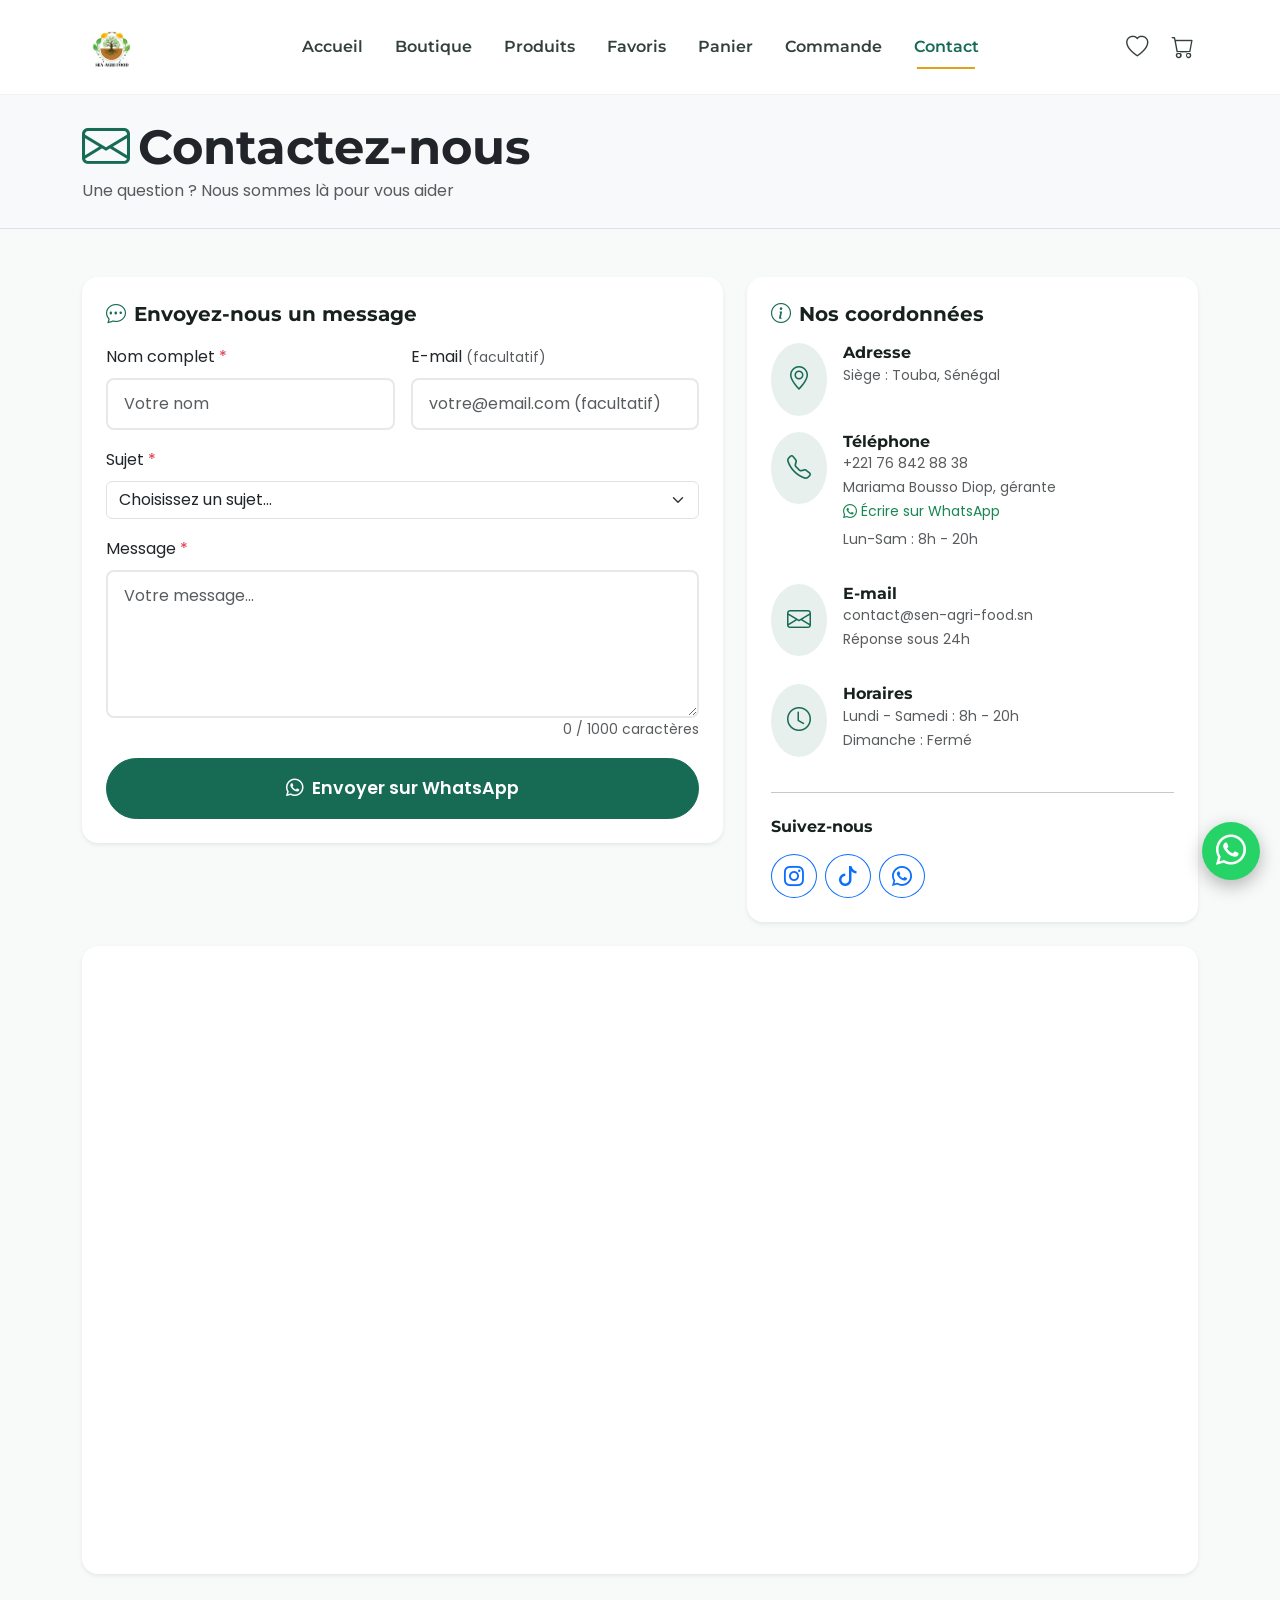
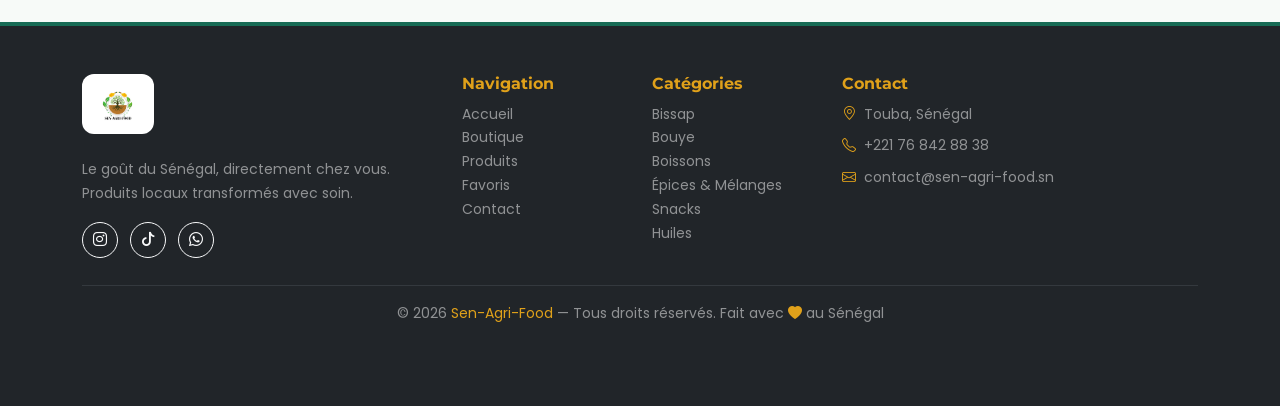
<file: contact.html>
<!DOCTYPE html>
<html lang="fr">
<head>
    <meta charset="UTF-8">
    <meta name="viewport" content="width=device-width, initial-scale=1.0">
    <title>Sen-Agri-Food — Contactez-nous</title>
    <meta name="description" content="Contactez Sen-Agri-Food (siège à Touba, Sénégal) : formulaire, coordonnées et horaires.">
    <meta name="theme-color" content="#176B55">
    <link rel="icon" href="images/logo.jpeg">
    <link rel="preconnect" href="https://fonts.googleapis.com">
    <link rel="preconnect" href="https://fonts.gstatic.com" crossorigin>
    <link href="https://fonts.googleapis.com/css2?family=Montserrat:wght@400;500;600;700;800&family=Poppins:wght@300;400;500;600&display=swap" rel="stylesheet">
    <link href="https://cdn.jsdelivr.net/npm/bootstrap@5.3.3/dist/css/bootstrap.min.css" rel="stylesheet">
    <link rel="stylesheet" href="https://cdn.jsdelivr.net/npm/bootstrap-icons@1.11.3/font/bootstrap-icons.min.css">
    <link rel="stylesheet" href="css/style.css">
</head>
<body data-page="contact">
    <!-- ===== NAVIGATION ===== -->
    <nav class="navbar navbar-expand-lg sticky-top" id="mainNav">
        <div class="container">
            <a class="navbar-brand" href="index.html" aria-label="Sen-Agri-Food — Accueil">
                <img src="images/logo.jpeg" alt="Sen-Agri-Food" class="brand-logo" width="56" height="56">
            </a>
            <button class="navbar-toggler border-0" type="button" data-bs-toggle="collapse" data-bs-target="#navbarContent" aria-controls="navbarContent" aria-expanded="false" aria-label="Ouvrir le menu">
                <span class="navbar-toggler-icon"></span>
            </button>
            <div class="collapse navbar-collapse" id="navbarContent">
                <ul class="navbar-nav mx-auto mb-2 mb-lg-0">
                    <li class="nav-item"><a class="nav-link" data-page="index" href="index.html">Accueil</a></li>
                    <li class="nav-item"><a class="nav-link" data-page="boutique" href="boutique.html">Boutique</a></li>
                    <li class="nav-item"><a class="nav-link" data-page="produits" href="produits.html">Produits</a></li>
                    <li class="nav-item"><a class="nav-link" data-page="favoris" href="favoris.html">Favoris</a></li>
                    <li class="nav-item"><a class="nav-link" data-page="panier" href="panier.html">Panier</a></li>
                    <li class="nav-item"><a class="nav-link" data-page="commande" href="commande.html">Commande</a></li>
                    <li class="nav-item"><a class="nav-link" data-page="contact" href="contact.html">Contact</a></li>
                </ul>
                <div class="d-flex align-items-center gap-3">
                    <a href="favoris.html" class="nav-icon position-relative" aria-label="Mes favoris">
                        <i class="bi bi-heart"></i>
                        <span class="badge-icon" id="favoritesCount">0</span>
                    </a>
                    <a href="panier.html" class="nav-icon position-relative" aria-label="Mon panier">
                        <i class="bi bi-cart"></i>
                        <span class="badge-icon" id="cartCount">0</span>
                    </a>
                </div>
            </div>
        </div>
    </nav>

    <!-- ===== EN-TÊTE ===== -->
    <section class="page-header py-4 bg-light border-bottom">
        <div class="container">
            <div class="row align-items-center">
                <div class="col-md-6">
                    <h1 class="display-5 fw-bold text-dark mb-0">
                        <i class="bi bi-envelope text-primary me-2"></i>Contactez-nous
                    </h1>
                    <p class="text-muted mb-0">Une question ? Nous sommes là pour vous aider</p>
                </div>
            </div>
        </div>
    </section>

    <!-- ===== CONTACT ===== -->
    <section class="contact-section py-5">
        <div class="container">
            <div class="row g-4">
                <div class="col-lg-7">
                    <div class="card border-0 shadow-sm rounded-4 p-4">
                        <h5 class="fw-bold mb-3"><i class="bi bi-chat-dots text-primary me-2"></i>Envoyez-nous un message</h5>
                        <form id="contactForm" novalidate>
                            <div class="row g-3">
                                <div class="col-md-6">
                                    <label for="contactName" class="form-label">Nom complet <span class="text-danger">*</span></label>
                                    <input type="text" class="form-control" id="contactName" placeholder="Votre nom" required minlength="3">
                                    <div class="invalid-feedback">Veuillez entrer votre nom</div>
                                </div>
                                <div class="col-md-6">
                                    <label for="contactEmail" class="form-label">E-mail <span class="text-muted small">(facultatif)</span></label>
                                    <input type="email" class="form-control" id="contactEmail" placeholder="votre@email.com (facultatif)">
                                    <div class="invalid-feedback">Veuillez entrer une adresse e-mail valide</div>
                                </div>
                                <div class="col-12">
                                    <label for="contactSubject" class="form-label">Sujet <span class="text-danger">*</span></label>
                                    <select class="form-select" id="contactSubject" required>
                                        <option value="">Choisissez un sujet...</option>
                                        <option value="commande">Question sur une commande</option>
                                        <option value="produit">Information sur un produit</option>
                                        <option value="livraison">Question sur la livraison</option>
                                        <option value="partenariat">Proposition de partenariat</option>
                                        <option value="autre">Autre</option>
                                    </select>
                                    <div class="invalid-feedback">Veuillez sélectionner un sujet</div>
                                </div>
                                <div class="col-12">
                                    <label for="contactMessage" class="form-label">Message <span class="text-danger">*</span></label>
                                    <textarea class="form-control" id="contactMessage" maxlength="1000" rows="5" placeholder="Votre message..." required minlength="10"></textarea>
                                    <div class="invalid-feedback">Veuillez entrer un message d'au moins 10 caractères</div>
                                    <div class="text-end small text-muted"><span id="charCount">0</span> / 1000 caractères</div>
                                </div>
                                <div class="col-12">
                                    <button type="submit" class="btn btn-primary btn-lg w-100 rounded-pill" id="sendMessageBtn">
                                        <i class="bi bi-whatsapp me-2"></i>Envoyer sur WhatsApp
                                    </button>
                                </div>
                            </div>
                        </form>
                        <div class="alert alert-success mt-4 contact-success" id="contactSuccess" role="status">
                            <strong>Merci <span data-name></span> !</strong> WhatsApp s'est ouvert avec votre message.
                            <div class="small mt-1">Appuyez sur « Envoyer » dans WhatsApp pour le transmettre à la gérante. <a href="#" id="contactWhatsappLink" target="_blank" rel="noopener">WhatsApp ne s'est pas ouvert ? Cliquez ici.</a></div>
                        </div>
                    </div>
                </div>
                <div class="col-lg-5">
                    <div class="card border-0 shadow-sm rounded-4 p-4 h-100">
                        <h5 class="fw-bold mb-3"><i class="bi bi-info-circle text-primary me-2"></i>Nos coordonnées</h5>
                        <div class="contact-info">
                            <div class="d-flex align-items-start mb-3">
                                <div class="bg-primary bg-opacity-10 rounded-circle p-3 me-3">
                                    <i class="bi bi-geo-alt text-primary fs-4"></i>
                                </div>
                                <div>
                                    <h6 class="fw-bold mb-0">Adresse</h6>
                                    <p class="text-muted small mb-0">Siège : Touba, Sénégal</p>
                                </div>
                            </div>
                            <div class="d-flex align-items-start mb-3">
                                <div class="bg-primary bg-opacity-10 rounded-circle p-3 me-3">
                                    <i class="bi bi-telephone text-primary fs-4"></i>
                                </div>
                                <div>
                                    <h6 class="fw-bold mb-0">Téléphone</h6>
                                    <p class="text-muted small mb-0"><a href="tel:+221768428838" class="text-reset text-decoration-none">+221 76 842 88 38</a></p>
                                    <p class="text-muted small mb-0">Mariama Bousso Diop, gérante</p>
                                    <p class="small mb-1"><a href="https://wa.me/221768428838" target="_blank" rel="noopener" class="text-success text-decoration-none"><i class="bi bi-whatsapp me-1"></i>Écrire sur WhatsApp</a></p>
                                    <p class="text-muted small">Lun-Sam : 8h - 20h</p>
                                </div>
                            </div>
                            <div class="d-flex align-items-start mb-3">
                                <div class="bg-primary bg-opacity-10 rounded-circle p-3 me-3">
                                    <i class="bi bi-envelope text-primary fs-4"></i>
                                </div>
                                <div>
                                    <h6 class="fw-bold mb-0">E-mail</h6>
                                    <p class="text-muted small mb-0">contact@sen-agri-food.sn</p>
                                    <p class="text-muted small">Réponse sous 24h</p>
                                </div>
                            </div>
                            <div class="d-flex align-items-start">
                                <div class="bg-primary bg-opacity-10 rounded-circle p-3 me-3">
                                    <i class="bi bi-clock text-primary fs-4"></i>
                                </div>
                                <div>
                                    <h6 class="fw-bold mb-0">Horaires</h6>
                                    <p class="text-muted small mb-0">Lundi - Samedi : 8h - 20h</p>
                                    <p class="text-muted small">Dimanche : Fermé</p>
                                </div>
                            </div>
                        </div>
                        <hr class="my-4">
                        <div class="social-contact">
                            <h6 class="fw-bold mb-3">Suivez-nous</h6>
                            <div class="d-flex gap-2">
                                <a class="btn btn-outline-primary rounded-circle" href="https://www.instagram.com/sen_agri_food_officiel/" target="_blank" rel="noopener" aria-label="Instagram Sen-Agri-Food"><i class="bi bi-instagram fs-5"></i></a>
                                <a class="btn btn-outline-primary rounded-circle" href="https://www.tiktok.com/@senagrifood" target="_blank" rel="noopener" aria-label="TikTok Sen-Agri-Food"><i class="bi bi-tiktok fs-5"></i></a>
                                <a class="btn btn-outline-primary rounded-circle" href="https://wa.me/221768428838" target="_blank" rel="noopener" aria-label="WhatsApp Sen-Agri-Food"><i class="bi bi-whatsapp fs-5"></i></a>
                            </div>
                        </div>
                    </div>
                </div>
            </div>
            <div class="row mt-4">
                <div class="col-12">
                    <div class="card border-0 shadow-sm rounded-4 overflow-hidden">
                        <div class="ratio ratio-16x9">
                            <iframe
                                src="https://www.google.com/maps?q=Touba%2C+S%C3%A9n%C3%A9gal&z=12&output=embed"
                                style="border: 0;"
                                allowfullscreen
                                loading="lazy"
                                title="Localisation du siège de Sen-Agri-Food à Touba, Sénégal"
                            ></iframe>
                        </div>
                    </div>
                </div>
            </div>
        </div>
    </section>

    

    <!-- ===== FOOTER ===== -->
    <footer class="footer bg-dark text-white pt-5 pb-3">
        <div class="container">
            <div class="row g-4">
                <div class="col-lg-4">
                    <a href="index.html" class="footer-logo" aria-label="Sen-Agri-Food — Accueil"><img src="images/logo.jpeg" alt="Sen-Agri-Food" class="brand-logo" width="48" height="48" loading="lazy"></a>
                    <p class="text-white-50 small mt-3">Le goût du Sénégal, directement chez vous.<br>Produits locaux transformés avec soin.</p>
                    <div class="social-links mt-3">
                        <a href="https://www.instagram.com/sen_agri_food_officiel/" target="_blank" rel="noopener" class="btn btn-outline-light btn-sm rounded-circle me-2" aria-label="Instagram Sen-Agri-Food"><i class="bi bi-instagram"></i></a>
                        <a href="https://www.tiktok.com/@senagrifood" target="_blank" rel="noopener" class="btn btn-outline-light btn-sm rounded-circle me-2" aria-label="TikTok Sen-Agri-Food"><i class="bi bi-tiktok"></i></a>
                        <a href="https://wa.me/221768428838" target="_blank" rel="noopener" class="btn btn-outline-light btn-sm rounded-circle" aria-label="WhatsApp Sen-Agri-Food"><i class="bi bi-whatsapp"></i></a>
                    </div>
                </div>
                <div class="col-6 col-lg-2">
                    <h6 class="fw-bold text-accent">Navigation</h6>
                    <ul class="list-unstyled small">
                        <li><a href="index.html" class="text-white-50 text-decoration-none">Accueil</a></li>
                        <li><a href="boutique.html" class="text-white-50 text-decoration-none">Boutique</a></li>
                        <li><a href="produits.html" class="text-white-50 text-decoration-none">Produits</a></li>
                        <li><a href="favoris.html" class="text-white-50 text-decoration-none">Favoris</a></li>
                        <li><a href="contact.html" class="text-white-50 text-decoration-none">Contact</a></li>
                    </ul>
                </div>
                <div class="col-6 col-lg-2">
                    <h6 class="fw-bold text-accent">Catégories</h6>
                    <ul class="list-unstyled small">
                        <li><a href="boutique.html?categorie=bissap" class="text-white-50 text-decoration-none">Bissap</a></li>
                        <li><a href="boutique.html?categorie=bouye" class="text-white-50 text-decoration-none">Bouye</a></li>
                        <li><a href="boutique.html?categorie=boissons" class="text-white-50 text-decoration-none">Boissons</a></li>
                        <li><a href="boutique.html?categorie=epices" class="text-white-50 text-decoration-none">Épices &amp; Mélanges</a></li>
                        <li><a href="boutique.html?categorie=snacks" class="text-white-50 text-decoration-none">Snacks</a></li>
                        <li><a href="boutique.html?categorie=huiles" class="text-white-50 text-decoration-none">Huiles</a></li>
                    </ul>
                </div>
                <div class="col-lg-4">
                    <h6 class="fw-bold text-accent">Contact</h6>
                    <ul class="list-unstyled small">
                        <li class="mb-2"><i class="bi bi-geo-alt text-accent me-2"></i><span class="text-white-50">Touba, Sénégal</span></li>
                        <li class="mb-2"><i class="bi bi-telephone text-accent me-2"></i><span class="text-white-50"><a href="tel:+221768428838" class="text-white-50 text-decoration-none">+221 76 842 88 38</a></span></li>
                        <li class="mb-2"><i class="bi bi-envelope text-accent me-2"></i><span class="text-white-50">contact@sen-agri-food.sn</span></li>
                    </ul>
                </div>
            </div>
            <hr class="border-secondary mt-4">
            <div class="text-center small text-white-50">
                &copy; <span class="current-year">2026</span> <span class="text-accent">Sen-Agri-Food</span> — Tous droits réservés.
                <br class="d-md-none">Fait avec <i class="bi bi-heart-fill text-accent"></i> au Sénégal
            </div>
        </div>
    </footer>

    <script src="https://cdn.jsdelivr.net/npm/bootstrap@5.3.3/dist/js/bootstrap.bundle.min.js"></script>
    <script src="data/products.js"></script>
    <script src="js/app.js"></script>
    <script src="js/products.js"></script>
    <script src="js/contact.js"></script>
</body>
</html>
</file>
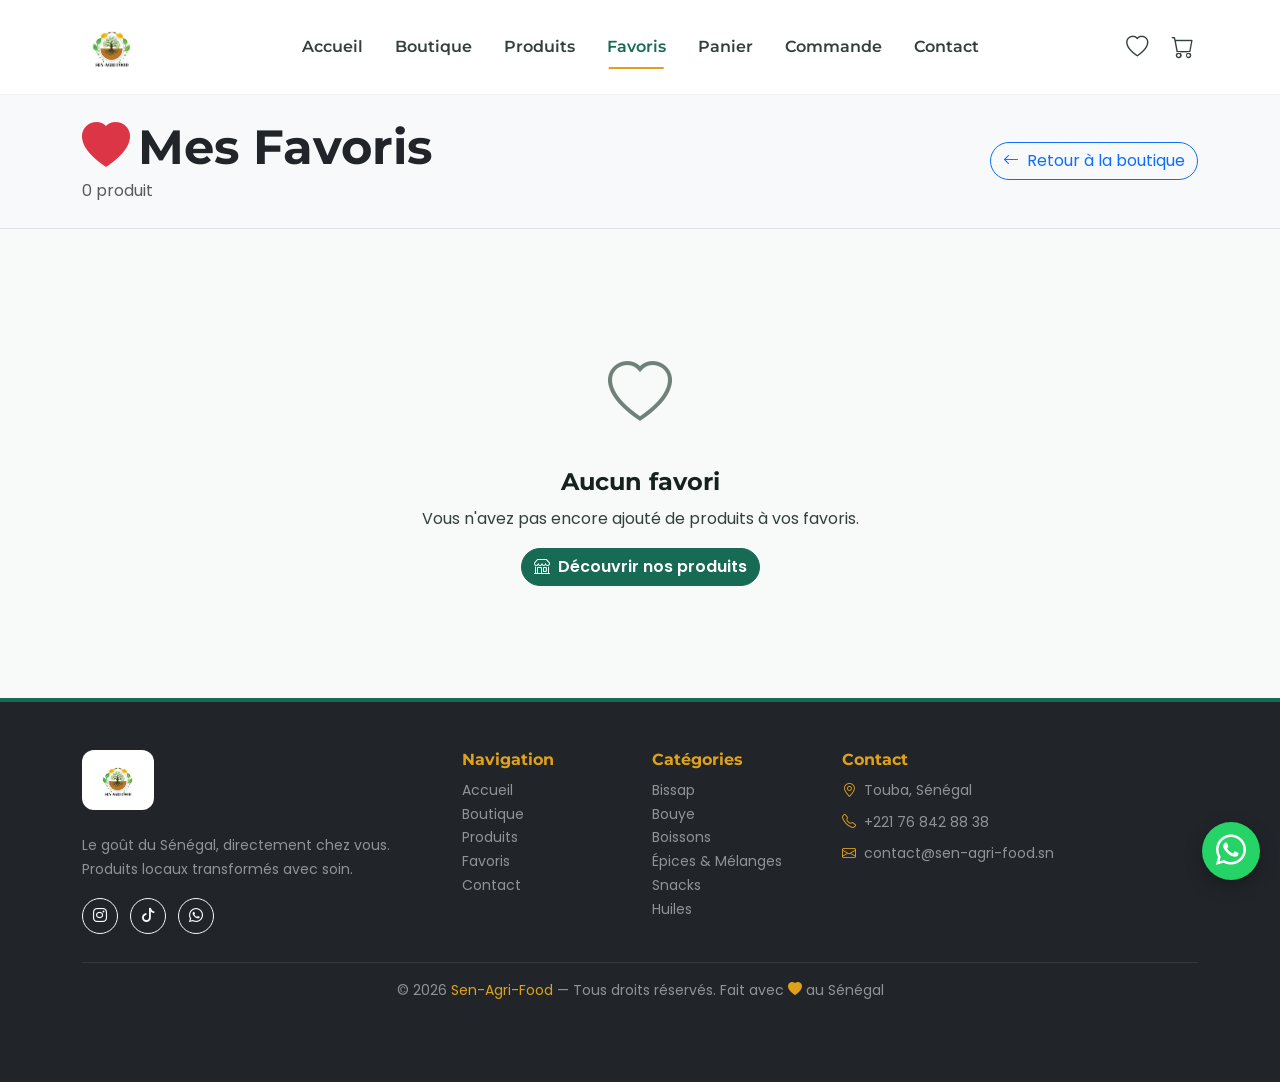
<file: favoris.html>
<!DOCTYPE html>
<html lang="fr">
<head>
    <meta charset="UTF-8">
    <meta name="viewport" content="width=device-width, initial-scale=1.0">
    <title>Sen-Agri-Food — Mes favoris</title>
    <meta name="description" content="Vos produits favoris Sen-Agri-Food.">
    <meta name="theme-color" content="#176B55">
    <link rel="icon" href="images/logo.jpeg">
    <link rel="preconnect" href="https://fonts.googleapis.com">
    <link rel="preconnect" href="https://fonts.gstatic.com" crossorigin>
    <link href="https://fonts.googleapis.com/css2?family=Montserrat:wght@400;500;600;700;800&family=Poppins:wght@300;400;500;600&display=swap" rel="stylesheet">
    <link href="https://cdn.jsdelivr.net/npm/bootstrap@5.3.3/dist/css/bootstrap.min.css" rel="stylesheet">
    <link rel="stylesheet" href="https://cdn.jsdelivr.net/npm/bootstrap-icons@1.11.3/font/bootstrap-icons.min.css">
    <link rel="stylesheet" href="css/style.css">
</head>
<body data-page="favoris">
    <!-- ===== NAVIGATION ===== -->
    <nav class="navbar navbar-expand-lg sticky-top" id="mainNav">
        <div class="container">
            <a class="navbar-brand" href="index.html" aria-label="Sen-Agri-Food — Accueil">
                <img src="images/logo.jpeg" alt="Sen-Agri-Food" class="brand-logo" width="56" height="56">
            </a>
            <button class="navbar-toggler border-0" type="button" data-bs-toggle="collapse" data-bs-target="#navbarContent" aria-controls="navbarContent" aria-expanded="false" aria-label="Ouvrir le menu">
                <span class="navbar-toggler-icon"></span>
            </button>
            <div class="collapse navbar-collapse" id="navbarContent">
                <ul class="navbar-nav mx-auto mb-2 mb-lg-0">
                    <li class="nav-item"><a class="nav-link" data-page="index" href="index.html">Accueil</a></li>
                    <li class="nav-item"><a class="nav-link" data-page="boutique" href="boutique.html">Boutique</a></li>
                    <li class="nav-item"><a class="nav-link" data-page="produits" href="produits.html">Produits</a></li>
                    <li class="nav-item"><a class="nav-link" data-page="favoris" href="favoris.html">Favoris</a></li>
                    <li class="nav-item"><a class="nav-link" data-page="panier" href="panier.html">Panier</a></li>
                    <li class="nav-item"><a class="nav-link" data-page="commande" href="commande.html">Commande</a></li>
                    <li class="nav-item"><a class="nav-link" data-page="contact" href="contact.html">Contact</a></li>
                </ul>
                <div class="d-flex align-items-center gap-3">
                    <a href="favoris.html" class="nav-icon position-relative" aria-label="Mes favoris">
                        <i class="bi bi-heart"></i>
                        <span class="badge-icon" id="favoritesCount">0</span>
                    </a>
                    <a href="panier.html" class="nav-icon position-relative" aria-label="Mon panier">
                        <i class="bi bi-cart"></i>
                        <span class="badge-icon" id="cartCount">0</span>
                    </a>
                </div>
            </div>
        </div>
    </nav>

    <!-- ===== EN-TÊTE ===== -->
    <section class="page-header py-4 bg-light border-bottom">
        <div class="container">
            <div class="row align-items-center">
                <div class="col-md-6">
                    <h1 class="display-5 fw-bold text-dark mb-0">
                        <i class="bi bi-heart-fill text-danger me-2"></i>Mes Favoris
                    </h1>
                    <p class="text-muted mb-0" id="favoritesCountLabel">0 produits</p>
                </div>
                <div class="col-md-6 text-md-end">
                    <a href="boutique.html" class="btn btn-outline-primary rounded-pill">
                        <i class="bi bi-arrow-left me-2"></i>Retour à la boutique
                    </a>
                </div>
            </div>
        </div>
    </section>

    <!-- ===== FAVORIS ===== -->
    <section class="favorites-section py-5">
        <div class="container">
            <div id="favoritesLoader" class="text-center py-5">
                <div class="spinner-border text-primary" role="status">
                    <span class="visually-hidden">Chargement...</span>
                </div>
            </div>
            <div class="row g-4" id="favoritesGrid"></div>
            <div id="emptyFavorites" class="empty-state" style="display: none;">
                <div class="empty-icon"><i class="bi bi-heart"></i></div>
                <h4>Aucun favori</h4>
                <p>Vous n'avez pas encore ajouté de produits à vos favoris.</p>
                <a href="boutique.html" class="btn btn-primary rounded-pill">
                    <i class="bi bi-shop me-2"></i>Découvrir nos produits
                </a>
            </div>
        </div>
    </section>

    

    <!-- ===== FOOTER ===== -->
    <footer class="footer bg-dark text-white pt-5 pb-3">
        <div class="container">
            <div class="row g-4">
                <div class="col-lg-4">
                    <a href="index.html" class="footer-logo" aria-label="Sen-Agri-Food — Accueil"><img src="images/logo.jpeg" alt="Sen-Agri-Food" class="brand-logo" width="48" height="48" loading="lazy"></a>
                    <p class="text-white-50 small mt-3">Le goût du Sénégal, directement chez vous.<br>Produits locaux transformés avec soin.</p>
                    <div class="social-links mt-3">
                        <a href="https://www.instagram.com/sen_agri_food_officiel/" target="_blank" rel="noopener" class="btn btn-outline-light btn-sm rounded-circle me-2" aria-label="Instagram Sen-Agri-Food"><i class="bi bi-instagram"></i></a>
                        <a href="https://www.tiktok.com/@senagrifood" target="_blank" rel="noopener" class="btn btn-outline-light btn-sm rounded-circle me-2" aria-label="TikTok Sen-Agri-Food"><i class="bi bi-tiktok"></i></a>
                        <a href="https://wa.me/221768428838" target="_blank" rel="noopener" class="btn btn-outline-light btn-sm rounded-circle" aria-label="WhatsApp Sen-Agri-Food"><i class="bi bi-whatsapp"></i></a>
                    </div>
                </div>
                <div class="col-6 col-lg-2">
                    <h6 class="fw-bold text-accent">Navigation</h6>
                    <ul class="list-unstyled small">
                        <li><a href="index.html" class="text-white-50 text-decoration-none">Accueil</a></li>
                        <li><a href="boutique.html" class="text-white-50 text-decoration-none">Boutique</a></li>
                        <li><a href="produits.html" class="text-white-50 text-decoration-none">Produits</a></li>
                        <li><a href="favoris.html" class="text-white-50 text-decoration-none">Favoris</a></li>
                        <li><a href="contact.html" class="text-white-50 text-decoration-none">Contact</a></li>
                    </ul>
                </div>
                <div class="col-6 col-lg-2">
                    <h6 class="fw-bold text-accent">Catégories</h6>
                    <ul class="list-unstyled small">
                        <li><a href="boutique.html?categorie=bissap" class="text-white-50 text-decoration-none">Bissap</a></li>
                        <li><a href="boutique.html?categorie=bouye" class="text-white-50 text-decoration-none">Bouye</a></li>
                        <li><a href="boutique.html?categorie=boissons" class="text-white-50 text-decoration-none">Boissons</a></li>
                        <li><a href="boutique.html?categorie=epices" class="text-white-50 text-decoration-none">Épices &amp; Mélanges</a></li>
                        <li><a href="boutique.html?categorie=snacks" class="text-white-50 text-decoration-none">Snacks</a></li>
                        <li><a href="boutique.html?categorie=huiles" class="text-white-50 text-decoration-none">Huiles</a></li>
                    </ul>
                </div>
                <div class="col-lg-4">
                    <h6 class="fw-bold text-accent">Contact</h6>
                    <ul class="list-unstyled small">
                        <li class="mb-2"><i class="bi bi-geo-alt text-accent me-2"></i><span class="text-white-50">Touba, Sénégal</span></li>
                        <li class="mb-2"><i class="bi bi-telephone text-accent me-2"></i><span class="text-white-50"><a href="tel:+221768428838" class="text-white-50 text-decoration-none">+221 76 842 88 38</a></span></li>
                        <li class="mb-2"><i class="bi bi-envelope text-accent me-2"></i><span class="text-white-50">contact@sen-agri-food.sn</span></li>
                    </ul>
                </div>
            </div>
            <hr class="border-secondary mt-4">
            <div class="text-center small text-white-50">
                &copy; <span class="current-year">2026</span> <span class="text-accent">Sen-Agri-Food</span> — Tous droits réservés.
                <br class="d-md-none">Fait avec <i class="bi bi-heart-fill text-accent"></i> au Sénégal
            </div>
        </div>
    </footer>

    <script src="https://cdn.jsdelivr.net/npm/bootstrap@5.3.3/dist/js/bootstrap.bundle.min.js"></script>
    <script src="data/products.js"></script>
    <script src="js/app.js"></script>
    <script src="js/products.js"></script>
    <script src="js/favorites.js"></script>
</body>
</html>
</file>
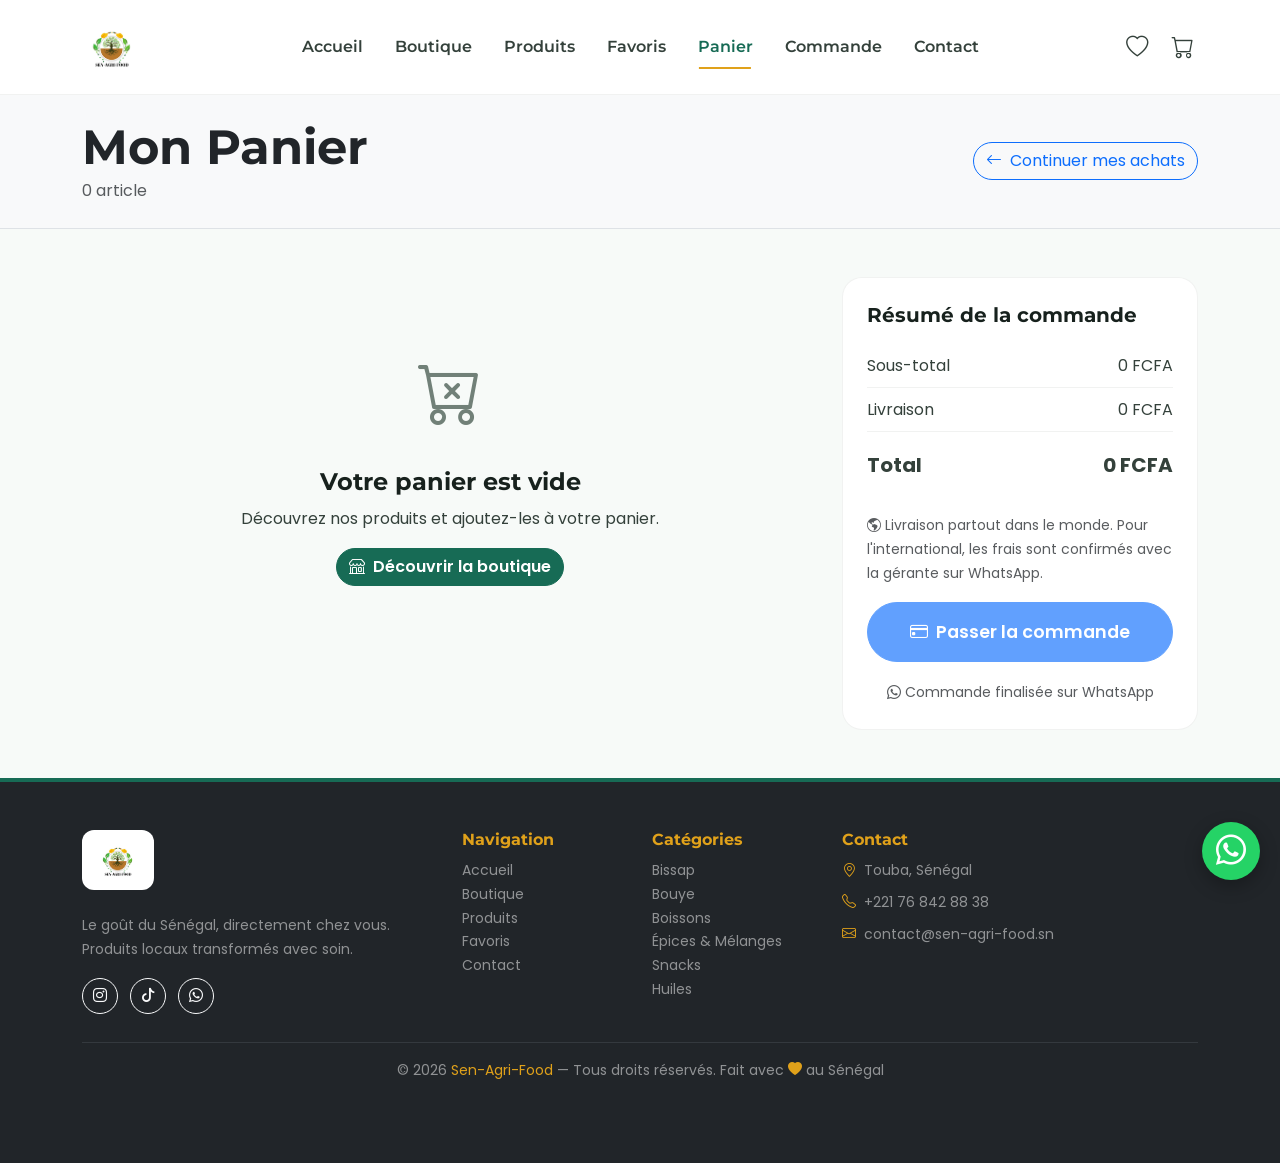
<file: panier.html>
<!DOCTYPE html>
<html lang="fr">
<head>
    <meta charset="UTF-8">
    <meta name="viewport" content="width=device-width, initial-scale=1.0">
    <title>Sen-Agri-Food — Mon panier</title>
    <meta name="description" content="Votre panier Sen-Agri-Food : quantités, sous-total et livraison.">
    <meta name="theme-color" content="#176B55">
    <link rel="icon" href="images/logo.jpeg">
    <link rel="preconnect" href="https://fonts.googleapis.com">
    <link rel="preconnect" href="https://fonts.gstatic.com" crossorigin>
    <link href="https://fonts.googleapis.com/css2?family=Montserrat:wght@400;500;600;700;800&family=Poppins:wght@300;400;500;600&display=swap" rel="stylesheet">
    <link href="https://cdn.jsdelivr.net/npm/bootstrap@5.3.3/dist/css/bootstrap.min.css" rel="stylesheet">
    <link rel="stylesheet" href="https://cdn.jsdelivr.net/npm/bootstrap-icons@1.11.3/font/bootstrap-icons.min.css">
    <link rel="stylesheet" href="css/style.css">
</head>
<body data-page="panier">
    <!-- ===== NAVIGATION ===== -->
    <nav class="navbar navbar-expand-lg sticky-top" id="mainNav">
        <div class="container">
            <a class="navbar-brand" href="index.html" aria-label="Sen-Agri-Food — Accueil">
                <img src="images/logo.jpeg" alt="Sen-Agri-Food" class="brand-logo" width="56" height="56">
            </a>
            <button class="navbar-toggler border-0" type="button" data-bs-toggle="collapse" data-bs-target="#navbarContent" aria-controls="navbarContent" aria-expanded="false" aria-label="Ouvrir le menu">
                <span class="navbar-toggler-icon"></span>
            </button>
            <div class="collapse navbar-collapse" id="navbarContent">
                <ul class="navbar-nav mx-auto mb-2 mb-lg-0">
                    <li class="nav-item"><a class="nav-link" data-page="index" href="index.html">Accueil</a></li>
                    <li class="nav-item"><a class="nav-link" data-page="boutique" href="boutique.html">Boutique</a></li>
                    <li class="nav-item"><a class="nav-link" data-page="produits" href="produits.html">Produits</a></li>
                    <li class="nav-item"><a class="nav-link" data-page="favoris" href="favoris.html">Favoris</a></li>
                    <li class="nav-item"><a class="nav-link" data-page="panier" href="panier.html">Panier</a></li>
                    <li class="nav-item"><a class="nav-link" data-page="commande" href="commande.html">Commande</a></li>
                    <li class="nav-item"><a class="nav-link" data-page="contact" href="contact.html">Contact</a></li>
                </ul>
                <div class="d-flex align-items-center gap-3">
                    <a href="favoris.html" class="nav-icon position-relative" aria-label="Mes favoris">
                        <i class="bi bi-heart"></i>
                        <span class="badge-icon" id="favoritesCount">0</span>
                    </a>
                    <a href="panier.html" class="nav-icon position-relative" aria-label="Mon panier">
                        <i class="bi bi-cart"></i>
                        <span class="badge-icon" id="cartCount">0</span>
                    </a>
                </div>
            </div>
        </div>
    </nav>

    <!-- ===== EN-TÊTE ===== -->
    <section class="page-header py-4 bg-light border-bottom">
        <div class="container">
            <div class="row align-items-center">
                <div class="col-md-6">
                    <h1 class="display-5 fw-bold text-dark mb-0">Mon Panier</h1>
                    <p class="text-muted mb-0" id="cartItemCount">0 articles</p>
                </div>
                <div class="col-md-6 text-md-end">
                    <a href="boutique.html" class="btn btn-outline-primary rounded-pill">
                        <i class="bi bi-arrow-left me-2"></i>Continuer mes achats
                    </a>
                </div>
            </div>
        </div>
    </section>

    <!-- ===== PANIER ===== -->
    <section class="cart-section py-5">
        <div class="container">
            <div class="row g-4">
                <div class="col-lg-8">
                    <div id="cartLoader" class="text-center py-5">
                        <div class="spinner-border text-primary" role="status">
                            <span class="visually-hidden">Chargement...</span>
                        </div>
                    </div>
                    <div id="cartItems" style="display: none;"></div>
                    <div id="emptyCart" class="empty-state" style="display: none;">
                        <div class="empty-icon"><i class="bi bi-cart-x"></i></div>
                        <h4>Votre panier est vide</h4>
                        <p>Découvrez nos produits et ajoutez-les à votre panier.</p>
                        <a href="boutique.html" class="btn btn-primary rounded-pill">
                            <i class="bi bi-shop me-2"></i>Découvrir la boutique
                        </a>
                    </div>
                </div>
                <div class="col-lg-4">
                    <div class="order-summary sticky-top" style="top: 100px;">
                        <h5 class="fw-bold mb-3">Résumé de la commande</h5>
                        <div class="summary-line">
                            <span>Sous-total</span>
                            <span id="subtotal">0 FCFA</span>
                        </div>
                        <div class="summary-line">
                            <span>Livraison</span>
                            <span id="shipping">0 FCFA</span>
                        </div>
                        <div class="summary-line border-0 fw-bold fs-5 py-3">
                            <span>Total</span>
                            <span id="total">0 FCFA</span>
                        </div>
                        <p class="small text-muted mb-3" id="shippingHint" aria-live="polite"></p>
                        <p class="small text-muted mb-3"><i class="bi bi-globe-americas me-1"></i>Livraison partout dans le monde. Pour l'international, les frais sont confirmés avec la gérante sur WhatsApp.</p>
                        <a href="commande.html" class="btn btn-primary btn-lg w-100 rounded-pill" id="checkoutBtn">
                            <i class="bi bi-credit-card me-2"></i>Passer la commande
                        </a>
                        <div class="text-center mt-3">
                            <small class="text-muted"><i class="bi bi-whatsapp me-1"></i>Commande finalisée sur WhatsApp</small>
                        </div>
                    </div>
                </div>
            </div>
        </div>
    </section>

    

    <!-- ===== FOOTER ===== -->
    <footer class="footer bg-dark text-white pt-5 pb-3">
        <div class="container">
            <div class="row g-4">
                <div class="col-lg-4">
                    <a href="index.html" class="footer-logo" aria-label="Sen-Agri-Food — Accueil"><img src="images/logo.jpeg" alt="Sen-Agri-Food" class="brand-logo" width="48" height="48" loading="lazy"></a>
                    <p class="text-white-50 small mt-3">Le goût du Sénégal, directement chez vous.<br>Produits locaux transformés avec soin.</p>
                    <div class="social-links mt-3">
                        <a href="https://www.instagram.com/sen_agri_food_officiel/" target="_blank" rel="noopener" class="btn btn-outline-light btn-sm rounded-circle me-2" aria-label="Instagram Sen-Agri-Food"><i class="bi bi-instagram"></i></a>
                        <a href="https://www.tiktok.com/@senagrifood" target="_blank" rel="noopener" class="btn btn-outline-light btn-sm rounded-circle me-2" aria-label="TikTok Sen-Agri-Food"><i class="bi bi-tiktok"></i></a>
                        <a href="https://wa.me/221768428838" target="_blank" rel="noopener" class="btn btn-outline-light btn-sm rounded-circle" aria-label="WhatsApp Sen-Agri-Food"><i class="bi bi-whatsapp"></i></a>
                    </div>
                </div>
                <div class="col-6 col-lg-2">
                    <h6 class="fw-bold text-accent">Navigation</h6>
                    <ul class="list-unstyled small">
                        <li><a href="index.html" class="text-white-50 text-decoration-none">Accueil</a></li>
                        <li><a href="boutique.html" class="text-white-50 text-decoration-none">Boutique</a></li>
                        <li><a href="produits.html" class="text-white-50 text-decoration-none">Produits</a></li>
                        <li><a href="favoris.html" class="text-white-50 text-decoration-none">Favoris</a></li>
                        <li><a href="contact.html" class="text-white-50 text-decoration-none">Contact</a></li>
                    </ul>
                </div>
                <div class="col-6 col-lg-2">
                    <h6 class="fw-bold text-accent">Catégories</h6>
                    <ul class="list-unstyled small">
                        <li><a href="boutique.html?categorie=bissap" class="text-white-50 text-decoration-none">Bissap</a></li>
                        <li><a href="boutique.html?categorie=bouye" class="text-white-50 text-decoration-none">Bouye</a></li>
                        <li><a href="boutique.html?categorie=boissons" class="text-white-50 text-decoration-none">Boissons</a></li>
                        <li><a href="boutique.html?categorie=epices" class="text-white-50 text-decoration-none">Épices &amp; Mélanges</a></li>
                        <li><a href="boutique.html?categorie=snacks" class="text-white-50 text-decoration-none">Snacks</a></li>
                        <li><a href="boutique.html?categorie=huiles" class="text-white-50 text-decoration-none">Huiles</a></li>
                    </ul>
                </div>
                <div class="col-lg-4">
                    <h6 class="fw-bold text-accent">Contact</h6>
                    <ul class="list-unstyled small">
                        <li class="mb-2"><i class="bi bi-geo-alt text-accent me-2"></i><span class="text-white-50">Touba, Sénégal</span></li>
                        <li class="mb-2"><i class="bi bi-telephone text-accent me-2"></i><span class="text-white-50"><a href="tel:+221768428838" class="text-white-50 text-decoration-none">+221 76 842 88 38</a></span></li>
                        <li class="mb-2"><i class="bi bi-envelope text-accent me-2"></i><span class="text-white-50">contact@sen-agri-food.sn</span></li>
                    </ul>
                </div>
            </div>
            <hr class="border-secondary mt-4">
            <div class="text-center small text-white-50">
                &copy; <span class="current-year">2026</span> <span class="text-accent">Sen-Agri-Food</span> — Tous droits réservés.
                <br class="d-md-none">Fait avec <i class="bi bi-heart-fill text-accent"></i> au Sénégal
            </div>
        </div>
    </footer>

    <script src="https://cdn.jsdelivr.net/npm/bootstrap@5.3.3/dist/js/bootstrap.bundle.min.js"></script>
    <script src="data/products.js"></script>
    <script src="js/app.js"></script>
    <script src="js/products.js"></script>
    <script src="js/cart.js"></script>
</body>
</html>
</file>
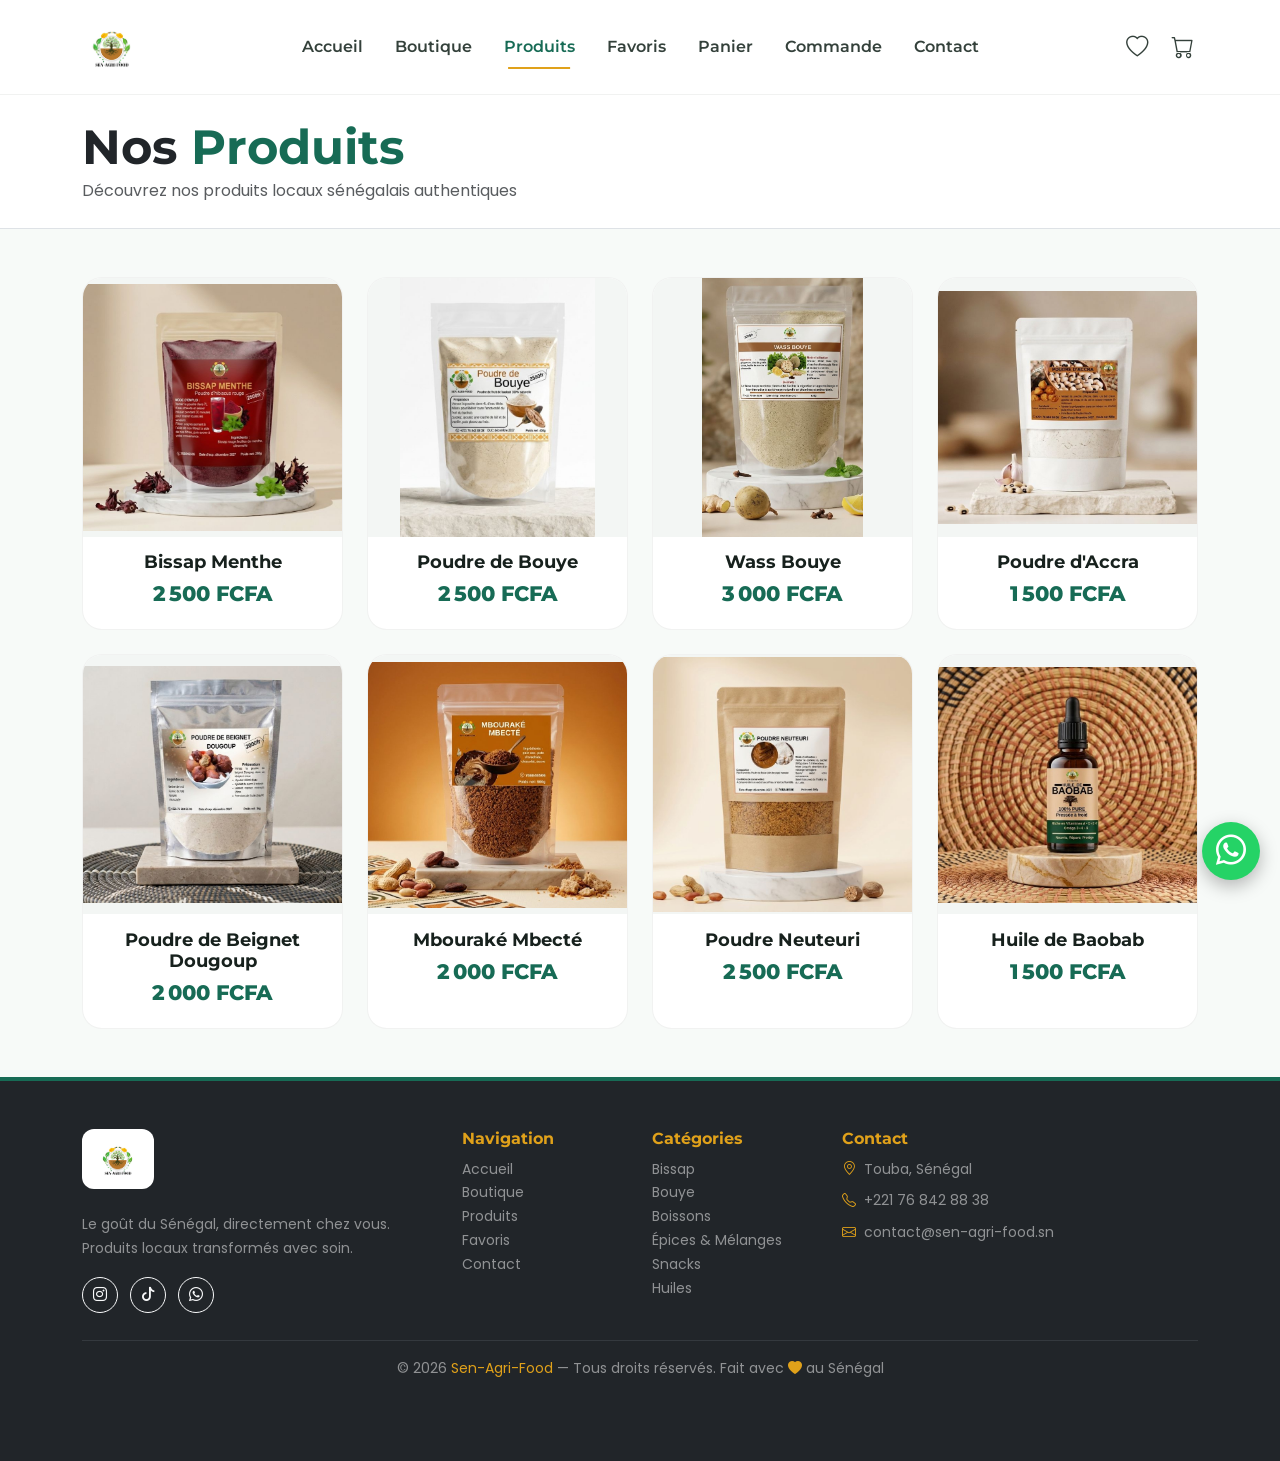
<file: produits.html>
<!DOCTYPE html>
<html lang="fr">
<head>
    <meta charset="UTF-8">
    <meta name="viewport" content="width=device-width, initial-scale=1.0">
    <title>Sen-Agri-Food — Produits</title>
    <meta name="description" content="Le catalogue des produits locaux sénégalais Sen-Agri-Food : détails, mode d'emploi et conditionnement.">
    <meta name="theme-color" content="#176B55">
    <link rel="icon" href="images/logo.jpeg">
    <link rel="preconnect" href="https://fonts.googleapis.com">
    <link rel="preconnect" href="https://fonts.gstatic.com" crossorigin>
    <link href="https://fonts.googleapis.com/css2?family=Montserrat:wght@400;500;600;700;800&family=Poppins:wght@300;400;500;600&display=swap" rel="stylesheet">
    <link href="https://cdn.jsdelivr.net/npm/bootstrap@5.3.3/dist/css/bootstrap.min.css" rel="stylesheet">
    <link rel="stylesheet" href="https://cdn.jsdelivr.net/npm/bootstrap-icons@1.11.3/font/bootstrap-icons.min.css">
    <link rel="stylesheet" href="css/style.css">
</head>
<body data-page="produits">
    <!-- ===== NAVIGATION ===== -->
    <nav class="navbar navbar-expand-lg sticky-top" id="mainNav">
        <div class="container">
            <a class="navbar-brand" href="index.html" aria-label="Sen-Agri-Food — Accueil">
                <img src="images/logo.jpeg" alt="Sen-Agri-Food" class="brand-logo" width="56" height="56">
            </a>
            <button class="navbar-toggler border-0" type="button" data-bs-toggle="collapse" data-bs-target="#navbarContent" aria-controls="navbarContent" aria-expanded="false" aria-label="Ouvrir le menu">
                <span class="navbar-toggler-icon"></span>
            </button>
            <div class="collapse navbar-collapse" id="navbarContent">
                <ul class="navbar-nav mx-auto mb-2 mb-lg-0">
                    <li class="nav-item"><a class="nav-link" data-page="index" href="index.html">Accueil</a></li>
                    <li class="nav-item"><a class="nav-link" data-page="boutique" href="boutique.html">Boutique</a></li>
                    <li class="nav-item"><a class="nav-link" data-page="produits" href="produits.html">Produits</a></li>
                    <li class="nav-item"><a class="nav-link" data-page="favoris" href="favoris.html">Favoris</a></li>
                    <li class="nav-item"><a class="nav-link" data-page="panier" href="panier.html">Panier</a></li>
                    <li class="nav-item"><a class="nav-link" data-page="commande" href="commande.html">Commande</a></li>
                    <li class="nav-item"><a class="nav-link" data-page="contact" href="contact.html">Contact</a></li>
                </ul>
                <div class="d-flex align-items-center gap-3">
                    <a href="favoris.html" class="nav-icon position-relative" aria-label="Mes favoris">
                        <i class="bi bi-heart"></i>
                        <span class="badge-icon" id="favoritesCount">0</span>
                    </a>
                    <a href="panier.html" class="nav-icon position-relative" aria-label="Mon panier">
                        <i class="bi bi-cart"></i>
                        <span class="badge-icon" id="cartCount">0</span>
                    </a>
                </div>
            </div>
        </div>
    </nav>

    <!-- ===== EN-TÊTE ===== -->
    <section class="page-header py-4 border-bottom">
        <div class="container">
            <h1 class="display-5 fw-bold text-dark mb-0">Nos <span class="text-primary">Produits</span></h1>
            <p class="text-muted mb-0">Découvrez nos produits locaux sénégalais authentiques</p>
        </div>
    </section>

    <section class="py-5">
        <div class="container">
            <div id="catalogView">
                <div class="row g-4" id="catalogGrid"></div>
            </div>
            <div id="detailView" style="display: none;"></div>
        </div>
    </section>

    <!-- ===== FOOTER ===== -->
    <footer class="footer bg-dark text-white pt-5 pb-3">
        <div class="container">
            <div class="row g-4">
                <div class="col-lg-4">
                    <a href="index.html" class="footer-logo" aria-label="Sen-Agri-Food — Accueil"><img src="images/logo.jpeg" alt="Sen-Agri-Food" class="brand-logo" width="48" height="48" loading="lazy"></a>
                    <p class="text-white-50 small mt-3">Le goût du Sénégal, directement chez vous.<br>Produits locaux transformés avec soin.</p>
                    <div class="social-links mt-3">
                        <a href="https://www.instagram.com/sen_agri_food_officiel/" target="_blank" rel="noopener" class="btn btn-outline-light btn-sm rounded-circle me-2" aria-label="Instagram Sen-Agri-Food"><i class="bi bi-instagram"></i></a>
                        <a href="https://www.tiktok.com/@senagrifood" target="_blank" rel="noopener" class="btn btn-outline-light btn-sm rounded-circle me-2" aria-label="TikTok Sen-Agri-Food"><i class="bi bi-tiktok"></i></a>
                        <a href="https://wa.me/221768428838" target="_blank" rel="noopener" class="btn btn-outline-light btn-sm rounded-circle" aria-label="WhatsApp Sen-Agri-Food"><i class="bi bi-whatsapp"></i></a>
                    </div>
                </div>
                <div class="col-6 col-lg-2">
                    <h6 class="fw-bold text-accent">Navigation</h6>
                    <ul class="list-unstyled small">
                        <li><a href="index.html" class="text-white-50 text-decoration-none">Accueil</a></li>
                        <li><a href="boutique.html" class="text-white-50 text-decoration-none">Boutique</a></li>
                        <li><a href="produits.html" class="text-white-50 text-decoration-none">Produits</a></li>
                        <li><a href="favoris.html" class="text-white-50 text-decoration-none">Favoris</a></li>
                        <li><a href="contact.html" class="text-white-50 text-decoration-none">Contact</a></li>
                    </ul>
                </div>
                <div class="col-6 col-lg-2">
                    <h6 class="fw-bold text-accent">Catégories</h6>
                    <ul class="list-unstyled small">
                        <li><a href="boutique.html?categorie=bissap" class="text-white-50 text-decoration-none">Bissap</a></li>
                        <li><a href="boutique.html?categorie=bouye" class="text-white-50 text-decoration-none">Bouye</a></li>
                        <li><a href="boutique.html?categorie=boissons" class="text-white-50 text-decoration-none">Boissons</a></li>
                        <li><a href="boutique.html?categorie=epices" class="text-white-50 text-decoration-none">Épices &amp; Mélanges</a></li>
                        <li><a href="boutique.html?categorie=snacks" class="text-white-50 text-decoration-none">Snacks</a></li>
                        <li><a href="boutique.html?categorie=huiles" class="text-white-50 text-decoration-none">Huiles</a></li>
                    </ul>
                </div>
                <div class="col-lg-4">
                    <h6 class="fw-bold text-accent">Contact</h6>
                    <ul class="list-unstyled small">
                        <li class="mb-2"><i class="bi bi-geo-alt text-accent me-2"></i><span class="text-white-50">Touba, Sénégal</span></li>
                        <li class="mb-2"><i class="bi bi-telephone text-accent me-2"></i><span class="text-white-50"><a href="tel:+221768428838" class="text-white-50 text-decoration-none">+221 76 842 88 38</a></span></li>
                        <li class="mb-2"><i class="bi bi-envelope text-accent me-2"></i><span class="text-white-50">contact@sen-agri-food.sn</span></li>
                    </ul>
                </div>
            </div>
            <hr class="border-secondary mt-4">
            <div class="text-center small text-white-50">
                &copy; <span class="current-year">2026</span> <span class="text-accent">Sen-Agri-Food</span> — Tous droits réservés.
                <br class="d-md-none">Fait avec <i class="bi bi-heart-fill text-accent"></i> au Sénégal
            </div>
        </div>
    </footer>

    <script src="https://cdn.jsdelivr.net/npm/bootstrap@5.3.3/dist/js/bootstrap.bundle.min.js"></script>
    <script src="data/products.js"></script>
    <script src="js/app.js"></script>
    <script src="js/products.js"></script>
</body>
</html>
</file>
<file: css/style.css>
:root {
    --primary: #176B55;
    --primary-dark: #0F503F;
    --primary-light: #E8F5F0;
    --accent: #E0A11A;
    --accent-light: #FDF3D6;
    --dark: #17211D;
    --text: #34413B;
    --muted: #718078;
    --light: #F7FAF8;
    --white: #FFFFFF;
    --success: #2E7D32;
    --danger: #C62828;
    --warning: #F57F17;
    --font-heading: 'Montserrat', sans-serif;
    --font-body: 'Poppins', sans-serif;
    --shadow-sm: 0 2px 4px rgba(23, 33, 29, 0.08);
    --shadow-md: 0 4px 12px rgba(23, 33, 29, 0.12);
    --shadow-lg: 0 8px 30px rgba(23, 33, 29, 0.16);
    --radius-sm: 8px;
    --radius-md: 12px;
    --radius-lg: 20px;
    --transition-fast: 0.15s ease;
    --transition-normal: 0.3s ease;
    --transition-slow: 0.5s ease;
}

* {
    margin: 0;
    padding: 0;
    box-sizing: border-box;
}

html {
    scroll-behavior: smooth;
}

body {
    font-family: var(--font-body);
    color: var(--text);
    background-color: var(--light);
    line-height: 1.7;
}

h1,
h2,
h3,
h4,
h5,
h6 {
    font-family: var(--font-heading);
    font-weight: 700;
    color: var(--dark);
    line-height: 1.3;
}

h1 {
    font-size: 3.5rem;
    font-weight: 800;
}

h2 {
    font-size: 2.5rem;
    font-weight: 700;
}

h3 {
    font-size: 1.75rem;
    font-weight: 600;
}

.text-primary {
    color: var(--primary) !important;
}

.text-accent {
    color: var(--accent) !important;
}

.bg-primary {
    background-color: rgba(23, 107, 85, var(--bs-bg-opacity, 1)) !important;
}

.bg-accent {
    background-color: rgba(224, 161, 26, var(--bs-bg-opacity, 1)) !important;
}

.btn-primary {
    background-color: var(--primary);
    border-color: var(--primary);
    color: var(--white);
    font-weight: 600;
    transition: all var(--transition-normal);
}

.btn-primary:hover {
    background-color: var(--primary-dark);
    border-color: var(--primary-dark);
    transform: translateY(-2px);
    box-shadow: var(--shadow-md);
}

.btn-accent {
    background-color: var(--accent);
    border-color: var(--accent);
    color: var(--white);
    font-weight: 600;
    transition: all var(--transition-normal);
}

.btn-accent:hover {
    background-color: #C78A0D;
    border-color: #C78A0D;
    transform: translateY(-2px);
    box-shadow: var(--shadow-md);
}

.btn-lg {
    padding: 1rem 2rem;
    font-size: 1.1rem;
}

.rounded-pill {
    border-radius: 50px !important;
}

/* Navigation */
#mainNav { background: rgba(255,255,255,0.95) !important; backdrop-filter: blur(10px); border-bottom: 1px solid rgba(23,33,29,0.06); padding: 0.75rem 0; }
#mainNav .navbar-brand { font-family: var(--font-heading); font-weight: 800; font-size: 1.4rem; color: var(--dark); }
#mainNav .navbar-brand .text-accent { color: var(--accent); }
.logo-text { display: inline-flex; align-items: center; }
.logo-text i { font-size: 1.6rem; }
#mainNav .nav-link { font-family: var(--font-heading); font-weight: 600; color: var(--text); padding: 0.5rem 1rem; transition: all var(--transition-fast); position: relative; }
#mainNav .nav-link::after { content: ''; position: absolute; bottom: 0; left: 50%; transform: translateX(-50%); width: 0; height: 2px; background-color: var(--accent); transition: all var(--transition-normal); }
#mainNav .nav-link:hover::after, #mainNav .nav-link.active::after { width: 60%; }
#mainNav .nav-link:hover { color: var(--primary); }
#mainNav .nav-link.active { color: var(--primary); }

.nav-icon { color: var(--text); text-decoration: none; transition: all var(--transition-fast); position: relative; padding: 0.25rem; }
.nav-icon:hover { color: var(--primary); transform: scale(1.1); }
.nav-icon i { font-size: 1.4rem; }

.badge-icon { position: absolute; top: -6px; right: -8px; background-color: var(--accent); color: var(--white); font-size: 0.6rem; font-weight: 700; width: 18px; height: 18px; border-radius: 50%; display: flex; align-items: center; justify-content: center; font-family: var(--font-heading); border: 2px solid var(--white); }

/* Hero */
.hero-section { background: linear-gradient(135deg, var(--light) 0%, var(--white) 100%); position: relative; overflow: hidden; min-height: 600px; }
.hero-image { max-height: 500px; object-fit: cover; width: 100%; transition: all var(--transition-slow); }
.hero-image:hover { transform: scale(1.02); }
.floating-badge { position: absolute; bottom: 20px; left: -20px; animation: float 3s ease-in-out infinite; }
@keyframes float { 0%,100% { transform: translateY(0); } 50% { transform: translateY(-10px); } }
.badge-hero { background-color: var(--accent); color: var(--white); font-family: var(--font-heading); font-weight: 600; font-size: 0.85rem; }
.stat-number { font-family: var(--font-heading); font-weight: 800; font-size: 1.8rem; }
.hero-wave { position: absolute; bottom: -2px; left: 0; width: 100%; z-index: 1; }

/* Catégories */
.category-card .card { background: var(--white); border: 2px solid transparent; border-radius: var(--radius-lg); padding: 1.5rem 1rem; transition: all var(--transition-normal); cursor: pointer; }
.category-card .card:hover { border-color: var(--primary); transform: translateY(-8px); box-shadow: var(--shadow-lg); }
.category-icon { width: 72px; height: 72px; display: flex; align-items: center; justify-content: center; transition: all var(--transition-normal); }
.category-card .card:hover .category-icon { transform: scale(1.1) rotate(-5deg); }
.category-icon i { font-size: 2rem !important; }

/* Cartes produits */
.product-card { background: var(--white); border-radius: var(--radius-lg); overflow: hidden; transition: all var(--transition-normal); border: 1px solid rgba(23,33,29,0.06); height: 100%; position: relative; }
.product-card:hover { transform: translateY(-8px); box-shadow: var(--shadow-lg); border-color: var(--primary-light); }
.product-card .product-image-wrapper { position: relative; overflow: hidden; padding-top: 100%; background: #f3f6f4; }
.product-card .product-image { position: absolute; top: 0; left: 0; width: 100%; height: 100%; object-fit: contain; transition: all var(--transition-slow); }
.product-card:hover .product-image { transform: scale(1.05); }
.product-card .product-badge { position: absolute; top: 12px; left: 12px; background: var(--accent); color: var(--white); font-size: 0.7rem; font-weight: 700; padding: 0.3rem 0.8rem; border-radius: 50px; text-transform: uppercase; font-family: var(--font-heading); }
.product-card .favorite-btn { position: absolute; top: 12px; right: 12px; background: rgba(255,255,255,0.9); border: none; width: 36px; height: 36px; border-radius: 50%; display: flex; align-items: center; justify-content: center; transition: all var(--transition-normal); color: var(--muted); backdrop-filter: blur(5px); }
.product-card .favorite-btn:hover { background: var(--white); transform: scale(1.1); }
.product-card .favorite-btn.active { color: var(--danger); }
.product-card .favorite-btn.active i { font-weight: 900; }
.product-card .product-body { padding: 1.25rem; }
.product-card .product-category { font-size: 0.7rem; text-transform: uppercase; letter-spacing: 0.05em; color: var(--muted); font-weight: 600; }
.product-card .product-name { font-family: var(--font-heading); font-weight: 700; font-size: 1.1rem; color: var(--dark); margin-bottom: 0.25rem; }
.product-card .product-description { font-size: 0.85rem; color: var(--muted); display: -webkit-box; -webkit-line-clamp: 2; -webkit-box-orient: vertical; overflow: hidden; }
.product-card .product-rating { color: var(--accent); font-size: 0.85rem; }
.product-card .product-price { font-family: var(--font-heading); font-weight: 800; font-size: 1.3rem; color: var(--primary); }
.product-card .product-unit { font-size: 0.85rem; color: var(--muted); }
.product-card .product-stock.in-stock { color: var(--success); }
.product-card .product-stock.out-of-stock { color: var(--danger); }
.product-card .btn-add-cart { width: 100%; background: var(--primary); color: var(--white); border: none; padding: 0.6rem; border-radius: var(--radius-sm); font-weight: 600; transition: all var(--transition-normal); font-family: var(--font-heading); }
.product-card .btn-add-cart:hover { background: var(--primary-dark); transform: translateY(-2px); }
.product-card .btn-add-cart:disabled { opacity: 0.5; cursor: not-allowed; }

/* Avantages */
.advantage-card { transition: all var(--transition-normal); border: 2px solid transparent; }
.advantage-card:hover { transform: translateY(-8px); border-color: var(--primary-light); box-shadow: var(--shadow-md); }
.advantage-icon { width: 64px; height: 64px; display: flex; align-items: center; justify-content: center; transition: all var(--transition-normal); }
.advantage-card:hover .advantage-icon { transform: scale(1.1) rotate(-5deg); }

/* CTA */
.cta-section { background: linear-gradient(135deg, var(--primary) 0%, var(--primary-dark) 100%); position: relative; overflow: hidden; }
.cta-badges .badge { font-size: 0.85rem; font-weight: 600; padding: 0.75rem 1.25rem; box-shadow: var(--shadow-sm); }

/* Footer */
.footer { background: var(--dark); border-top: 4px solid var(--primary); }
.footer .navbar-brand { font-family: var(--font-heading); font-weight: 800; font-size: 1.4rem; }
.footer a.text-white-50:hover { color: var(--accent) !important; }
.social-links .btn { width: 36px; height: 36px; display: inline-flex; align-items: center; justify-content: center; transition: all var(--transition-normal); }
.social-links .btn:hover { background: var(--accent); border-color: var(--accent); transform: translateY(-3px); }

/* Panier */
.cart-item { background: var(--white); border-radius: var(--radius-md); padding: 1rem; margin-bottom: 1rem; transition: all var(--transition-normal); border: 1px solid rgba(23,33,29,0.06); }
.cart-item:hover { box-shadow: var(--shadow-sm); }
.cart-item .item-image { width: 80px; height: 80px; object-fit: cover; border-radius: var(--radius-sm); }
.cart-item .item-name { font-family: var(--font-heading); font-weight: 600; color: var(--dark); }
.cart-item .item-price { font-family: var(--font-heading); font-weight: 700; color: var(--primary); }
.cart-item .quantity-btn { width: 32px; height: 32px; border: 1px solid rgba(23,33,29,0.1); background: var(--white); border-radius: 50%; display: inline-flex; align-items: center; justify-content: center; transition: all var(--transition-fast); }
.cart-item .quantity-btn:hover { background: var(--primary); color: var(--white); border-color: var(--primary); }
.cart-item .quantity-display { min-width: 40px; text-align: center; font-weight: 600; }

/* Commande */
.order-summary { background: var(--white); border-radius: var(--radius-lg); padding: 1.5rem; border: 1px solid rgba(23,33,29,0.06); }
.order-summary .summary-line { display: flex; justify-content: space-between; padding: 0.5rem 0; border-bottom: 1px solid rgba(23,33,29,0.06); }

/* Formulaires */
.form-control { border: 2px solid rgba(23,33,29,0.1); border-radius: var(--radius-sm); padding: 0.75rem 1rem; transition: all var(--transition-normal); }
.form-control:focus { border-color: var(--primary); box-shadow: 0 0 0 4px rgba(23,107,85,0.1); }
.form-control.is-valid { border-color: var(--success); }
.form-control.is-invalid { border-color: var(--danger); }

/* Notifications */
.notification { position: fixed; top: 80px; right: 20px; z-index: 9999; padding: 1rem 1.5rem; border-radius: var(--radius-md); background: var(--white); box-shadow: var(--shadow-lg); min-width: 280px; max-width: 400px; transform: translateX(120%); transition: transform var(--transition-normal); border-left: 4px solid var(--primary); }
.notification.show { transform: translateX(0); }
.notification.success { border-left-color: var(--success); }
.notification.error { border-left-color: var(--danger); }

/* Empty state */
.empty-state { text-align: center; padding: 4rem 2rem; }
.empty-state .empty-icon { font-size: 4rem; color: var(--muted); margin-bottom: 1rem; }

/* Loader */
.loader-overlay { position: fixed; top: 0; left: 0; width: 100%; height: 100%; background: rgba(255,255,255,0.8); backdrop-filter: blur(5px); display: none; align-items: center; justify-content: center; z-index: 99999; }
.loader-overlay.active { display: flex; }
.loader-spinner { width: 48px; height: 48px; border: 4px solid var(--primary-light); border-top-color: var(--primary); border-radius: 50%; animation: spin 0.8s linear infinite; }
@keyframes spin { to { transform: rotate(360deg); } }

/* Responsive */
@media (max-width: 991.98px) {
    h1 { font-size: 2.8rem; }
    h2 { font-size: 2rem; }
    .hero-section { min-height: 400px; }
    .hero-image { max-height: 350px; }
    .floating-badge { display: none !important; }
}
@media (max-width: 575.98px) {
    h1 { font-size: 2rem; }
    h2 { font-size: 1.5rem; }
    .display-3 { font-size: 2.2rem !important; }
    .display-5 { font-size: 1.6rem !important; }
    .hero-section { min-height: 300px; padding: 1rem 0 !important; }
    .hero-image { max-height: 200px; }
    .btn-lg { padding: 0.6rem 1.2rem; font-size: 0.95rem; }
    .stat-number { font-size: 1.2rem; }
    .category-icon { width: 48px; height: 48px; }
    .category-icon i { font-size: 1.5rem !important; }
    .product-card .product-body { padding: 0.75rem; }
    .cart-item { flex-direction: column; align-items: stretch !important; }
    .cart-item .item-image { width: 100%; height: 120px; margin-bottom: 0.75rem; }
    .notification { top: 70px; right: 10px; left: 10px; min-width: auto; max-width: none; }
}
@media (min-width: 1200px) { .container { max-width: 1140px; } }

.shadow-hover { transition: all var(--transition-normal); }
.shadow-hover:hover { box-shadow: var(--shadow-lg); }
.min-vh-50 { min-height: 50vh; }

/* ===== Ajouts : correctifs et composants manquants ===== */
.badge-icon { display: none; }
a:focus-visible, button:focus-visible, .notification .btn-close { font-size: 0.7rem; }
.notification.warning { border-left-color: var(--warning); }
.notification.info { border-left-color: var(--primary); }

/* Logo */
.brand-logo { height: 60px; width: auto; display: block; }
.footer .footer-logo { display: inline-block; background: var(--white); border-radius: var(--radius-md); padding: 6px 12px; }
.footer .footer-logo .brand-logo { height: 48px; }
.page-header { background: var(--white); }

/* Boutique : filtres */
.filter-btn { font-family: var(--font-heading); font-weight: 600; }
.filter-btn.active { background: var(--primary); border-color: var(--primary); color: var(--white); }
.filter-btn:hover:not(.active) { background: var(--primary-light); border-color: var(--primary); color: var(--primary); }
.category-card .card { height: 100%; }

/* Fiche produit */
.detail-image-box { position: relative; background: #f3f6f4; border-radius: var(--radius-lg); overflow: hidden; border: 1px solid rgba(23,33,29,0.06); }
.detail-image-box img { width: 100%; max-height: 560px; object-fit: contain; display: block; }
.product-badge-detail { position: absolute; top: 16px; left: 16px; background: var(--accent); color: var(--white); font-size: 0.75rem; font-weight: 700; padding: 0.35rem 0.9rem; border-radius: 50px; text-transform: uppercase; font-family: var(--font-heading); }
.product-category-detail { font-size: 0.75rem; text-transform: uppercase; letter-spacing: 0.06em; color: var(--muted); font-weight: 700; }
.detail-title { font-size: 2.2rem; margin: 0.25rem 0 0.5rem; }
.detail-price { font-family: var(--font-heading); font-weight: 800; font-size: 1.8rem; color: var(--primary); }
.detail-facts li { padding: 0.35rem 0; color: var(--text); border-bottom: 1px solid rgba(23,33,29,0.06); }
.detail-facts i { color: var(--primary); }

/* Confirmation commande / contact */
.confirmation-icon { width: 80px; height: 80px; display: flex; align-items: center; justify-content: center; }
.summary-line.border-0 { border-bottom: none !important; }
.contact-success { display: none; }

@media (max-width: 575.98px) {
    .brand-logo { height: 44px; }
    .detail-title { font-size: 1.6rem; }
}
@media (prefers-reduced-motion: reduce) {
    html { scroll-behavior: auto; }
    *, *::before, *::after { animation-duration: 0.01ms !important; transition-duration: 0.01ms !important; }
    .floating-badge { animation: none; }
}

/* Cartes produit compactes sur téléphone (2 colonnes) */
@media (max-width: 575.98px) {
    .product-card .product-badge { top: 8px; left: 8px; font-size: 0.58rem; padding: 0.2rem 0.5rem; max-width: calc(100% - 52px); overflow: hidden; text-overflow: ellipsis; white-space: nowrap; }
    .product-card .favorite-btn { top: 8px; right: 8px; width: 30px; height: 30px; font-size: 0.85rem; }
    .product-card .product-stock { font-size: 0.7rem; }
    .product-card .product-category { font-size: 0.6rem; }
    .product-card .product-name { font-size: 0.95rem; }
    .product-card .product-description { font-size: 0.78rem; }
    .product-card .product-price { font-size: 1.05rem; display: block; }
    .product-card .product-unit { display: block; margin-left: 0 !important; font-size: 0.75rem; }
    .product-card .btn-add-cart { font-size: 0.8rem; padding: 0.5rem 0.25rem; }
}

/* Carte produit épurée : image, nom, prix */
.product-card .product-card-link { display: block; height: 100%; }
.product-card .product-body { padding: 0.9rem 0.75rem 1.1rem; }
.product-card .product-name { color: var(--dark, #17211d); }
.product-card .product-price { display: block; }

/* Bouton WhatsApp flottant */
.whatsapp-float { position: fixed; right: 20px; bottom: 20px; width: 58px; height: 58px; border-radius: 50%; background: #25d366; color: #fff; display: flex; align-items: center; justify-content: center; font-size: 1.9rem; box-shadow: 0 6px 18px rgba(0,0,0,0.28); z-index: 1040; transition: transform 0.2s ease, box-shadow 0.2s ease; }
.whatsapp-float:hover { color: #fff; transform: scale(1.08); box-shadow: 0 8px 22px rgba(0,0,0,0.34); }
@media (max-width: 575.98px) { .whatsapp-float { right: 14px; bottom: 14px; width: 54px; height: 54px; } }
/* Laisse de la place sous le pied de page pour que le bouton ne cache pas le texte */
footer.footer { padding-bottom: 5rem !important; }
@media (prefers-reduced-motion: reduce) { .whatsapp-float { transition: none; } }
</file>
